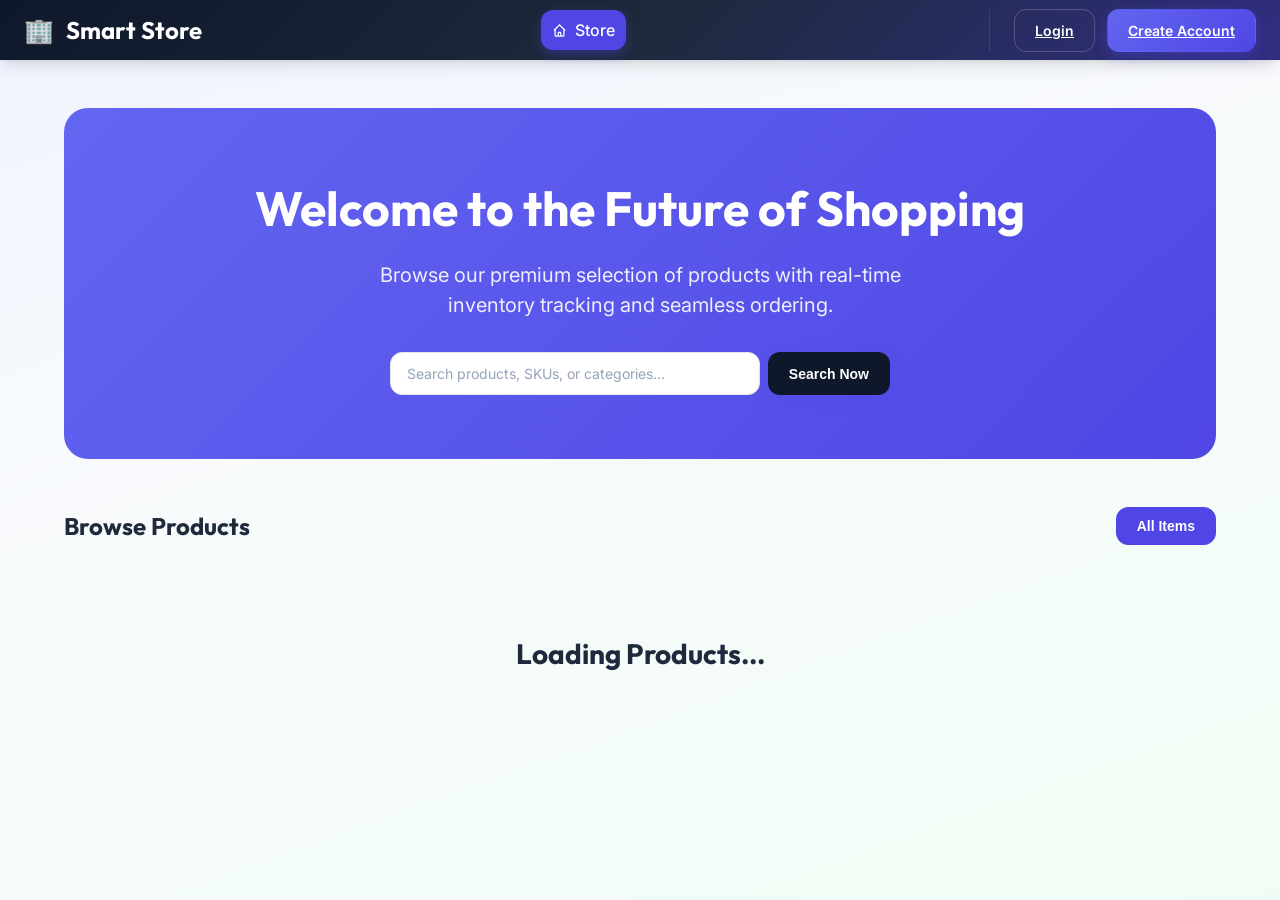
<file: frontend/index.html>
<!DOCTYPE html>
<html lang="en">
<head>
    <meta charset="UTF-8">
    <meta name="viewport" content="width=device-width, initial-scale=1.0">
    <title>Smart Store - Your Inventory Destination</title>
    <link rel="stylesheet" href="css/main.css">
    <link href="https://fonts.googleapis.com/css2?family=Inter:wght@400;500;600;700&family=Outfit:wght@600;700&display=swap" rel="stylesheet">
</head>
<body class="fade-in">
    <div class="app-wrapper">
        <nav class="navbar">
            <a href="index.html" class="nav-brand">
                <span>🏢</span> Smart Store
            </a>
            
            <div id="main-nav-links" class="nav-links">
                <!-- Navigation links will be injected by utils.js -->
            </div>

            <div class="nav-user-profile" id="nav-auth-section">
                <!-- Login/Register or Profile will be injected by utils.js -->
            </div>
        </nav>

        <main class="main-content">
            <!-- Hero Section -->
            <section class="hero" style="margin-bottom: 3rem; text-align: center; background: var(--grad-primary); color: white; padding: 4rem 2rem; border-radius: var(--radius-2xl);">
                <h1 style="font-size: 3rem; margin-bottom: 1rem;">Welcome to the Future of Shopping</h1>
                <p style="font-size: 1.25rem; opacity: 0.9; max-width: 600px; margin: 0 auto 2rem;">Browse our premium selection of products with real-time inventory tracking and seamless ordering.</p>
                <div style="max-width: 500px; margin: 0 auto; display: flex; gap: 0.5rem;">
                    <input type="text" id="landing-search" class="form-control" style="background: white;" placeholder="Search products, SKUs, or categories...">
                    <button class="btn btn-primary" style="background: var(--slate-900); white-space: nowrap;">Search Now</button>
                </div>
            </section>

            <!-- Featured Categories -->
            <div style="display: flex; justify-content: space-between; align-items: center; margin-bottom: 1.5rem;">
                <h2>Browse Products</h2>
                <div style="display: flex; gap: 0.5rem;" id="category-chips">
                    <button class="btn btn-secondary category-chip active" data-category="all" onclick="filterProducts('all', currentProducts)">All Items</button>
                </div>
            </div>

            <!-- Product Grid -->
            <div id="product-grid" style="display: grid; grid-template-columns: repeat(auto-fill, minmax(280px, 1fr)); gap: 2rem;">
                <!-- Products will be injected by JavaScript -->
                <div style="grid-column: 1/-1; text-align: center; padding: 4rem;">
                    <div class="stat-value">Loading Products...</div>
                </div>
            </div>
        </main>
    </div>

    <!-- Buy Modal (Consolidated from shop.html) -->
    <div id="buy-modal" class="modal">
        <div class="modal-content glass-card" style="max-width: 500px;">
            <div class="modal-header">
                <h2>Checkout Order</h2>
                <span class="close-modal" onclick="closeBuyModal()">&times;</span>
            </div>
            <div class="modal-body">
                <div id="checkout-product-info" style="margin-bottom: 1.5rem; display: flex; gap: 1rem; align-items: center;">
                    <div style="font-size: 2rem;" id="checkout-emoji">🛍️</div>
                    <div>
                        <h3 id="checkout-name">Product Name</h3>
                        <p id="checkout-price" style="color: var(--primary-600); font-weight: 700;">$0.00</p>
                    </div>
                </div>
                
                <form id="order-form">
                    <input type="hidden" id="order-product-id">
                    <div class="form-group">
                        <label class="form-label">Quantity</label>
                        <input type="number" id="order-quantity" class="form-control" value="1" min="1" required>
                        <p id="stock-hint" style="font-size: 0.75rem; color: var(--slate-500); margin-top: 0.25rem;">Checking availability...</p>
                    </div>
                    <div class="form-group">
                        <label class="form-label">Payment Method</label>
                        <select id="payment-method" class="form-control" required>
                            <option value="Cash on Delivery">Cash on Delivery</option>
                            <option value="UPI">UPI</option>
                            <option value="Credit/Debit Card">Credit/Debit Card</option>
                        </select>
                    </div>

                    <div class="form-group">
                        <label class="form-label">Shipping Address</label>
                        <textarea id="order-address" class="form-control" rows="2" placeholder="Enter your delivery address" required></textarea>
                    </div>
                    
                    <div style="background: var(--slate-50); padding: 1rem; border-radius: var(--radius-md); margin-top: 1rem;">
                        <div style="display: flex; justify-content: space-between; margin-bottom: 0.5rem;">
                            <span>Subtotal:</span>
                            <span id="order-subtotal">$0.00</span>
                        </div>
                        <div style="display: flex; justify-content: space-between; font-weight: 700; font-size: 1.1rem; border-top: 1px solid var(--slate-200); padding-top: 0.5rem; margin-top: 0.5rem;">
                            <span>Total Payable:</span>
                            <span id="order-total">$0.00</span>
                        </div>
                    </div>

                    <div id="upi-section" style="display: none; margin-top: 1rem; text-align: center; background: rgba(99, 102, 241, 0.05); padding: 1rem; border-radius: var(--radius-md); border: 1px dashed var(--primary-300);">
                        <p style="font-size: 0.9rem; margin-bottom: 0.5rem;">Scan QR or use UPI ID: <b>smartinv@upi</b></p>
                        <button type="button" id="pay-now-btn" class="btn btn-primary" style="background: var(--accent-emerald); border-color: var(--accent-emerald);">Pay Now</button>
                    </div>

                    <div style="margin-top: 1.5rem;">
                        <button type="submit" id="confirm-order-btn" class="btn btn-primary" style="width: 100%;">Confirm & Place Order</button>
                    </div>
                </form>
            </div>
        </div>
    </div>

    <script src="js/utils.js"></script>
    <script>
        let currentProducts = [];
        let upiPaid = false;

        document.addEventListener('DOMContentLoaded', async () => {
            protectPage(); // This will setupNavbar via utils
            await loadProducts();
            setupOrderListeners();
        });

        async function loadProducts() {
            try {
                const data = await apiCall('/products');
                currentProducts = data.products || [];
                renderProducts(currentProducts);
                
                // Extract categories for chips
                const categories = [...new Set(currentProducts.map(p => p.category))];
                const chipContainer = document.getElementById('category-chips');
                categories.forEach(cat => {
                    const btn = document.createElement('button');
                    btn.className = 'btn btn-secondary category-chip';
                    btn.textContent = cat;
                    btn.dataset.category = cat;
                    btn.onclick = (e) => filterProducts(cat, currentProducts, e);
                    chipContainer.appendChild(btn);
                });

                // Search logic
                document.getElementById('landing-search').oninput = (e) => {
                    const term = e.target.value.toLowerCase();
                    const filtered = currentProducts.filter(p => 
                        p.product_name.toLowerCase().includes(term) || 
                        p.sku.toLowerCase().includes(term) ||
                        p.category.toLowerCase().includes(term)
                    );
                    renderProducts(filtered);
                };
            } catch (error) {
                console.error('Failed to load products:', error);
            }
        }

        function renderProducts(products) {
            const grid = document.getElementById('product-grid');
            if (products.length === 0) {
                grid.innerHTML = '<div style="grid-column:1/-1; text-align:center; padding:4rem;">No products found matching your criteria.</div>';
                return;
            }
            
            grid.innerHTML = products.map(p => {
                const emoji = getEmojiByCategory(p.category);
                const imageSection = p.image_url
                    ? `<img src="${p.image_url}" alt="${p.product_name}" style="width:100%;height:200px;object-fit:cover;" onerror="this.style.display='none';this.nextElementSibling.style.display='flex';">
                       <div style="display:none;height:200px;background:var(--slate-100);align-items:center;justify-content:center;font-size:3rem;position:relative;">
                           ${emoji}
                           <span class="badge ${p.quantity_in_stock > 0 ? 'badge-success' : 'badge-danger'}" style="position:absolute;top:1rem;right:1rem;">${p.quantity_in_stock > 0 ? 'In Stock' : 'Out of Stock'}</span>
                       </div>`
                    : `<div style="height:200px;background:var(--slate-100);display:flex;align-items:center;justify-content:center;font-size:3rem;position:relative;">
                           ${emoji}
                           <span class="badge ${p.quantity_in_stock > 0 ? 'badge-success' : 'badge-danger'}" style="position:absolute;top:1rem;right:1rem;">${p.quantity_in_stock > 0 ? 'In Stock' : 'Out of Stock'}</span>
                       </div>`;
                return `
                <div class="card product-card" style="padding: 0; display: flex; flex-direction: column; height: 100%; transition: transform 0.3s ease;">
                    <div style="position:relative;">
                        ${imageSection}
                    </div>
                    <div style="padding: 1.5rem; flex-grow: 1; display: flex; flex-direction: column;">
                        <div style="display: flex; justify-content: space-between; align-items: flex-start; margin-bottom: 0.5rem;">
                            <h3 style="margin: 0; color: var(--slate-900);">${p.product_name}</h3>
                            <span style="font-weight: 700; font-size: 1.25rem; color: var(--primary-600);">${formatCurrency(parseFloat(p.unit_price))}</span>
                        </div>
                        <p style="color: var(--slate-500); font-size: 0.875rem; margin-bottom: 1.5rem;">${p.category} • SKU: ${p.sku}</p>
                        <div style="margin-top: auto;">
                            <button class="btn btn-primary" style="width: 100%;" onclick="openBuyModal(${p.product_id})" ${p.quantity_in_stock <= 0 ? 'disabled' : ''}>
                                ${p.quantity_in_stock > 0 ? (isLoggedIn() ? '🛒 Order Now' : '🔑 Login to Order') : 'Out of Stock'}
                            </button>
                        </div>
                    </div>
                </div>
            `}).join('');
        }

        function getEmojiByCategory(cat) {
            const map = { 'Electronics': '💻', 'Furniture': '🛋️', 'Clothing': '👕', 'Food': '🍏', 'Groceries': '🛒', 'Hardware': '🔨', 'Office': '📎' };
            return map[cat] || '📦';
        }

        function filterProducts(category, all, event) {
            document.querySelectorAll('.category-chip').forEach(c => c.classList.remove('active'));
            if(event) event.target.classList.add('active');
            else document.querySelector('[data-category="all"]').classList.add('active');
            
            if (category === 'all') {
                renderProducts(all);
            } else {
                renderProducts(all.filter(p => p.category === category));
            }
        }

        // Modal Logic
        function openBuyModal(productId) {
            if (!isLoggedIn()) {
                window.location.href = 'login.html';
                return;
            }

            const p = currentProducts.find(item => item.product_id === productId);
            if (!p) return;

            document.getElementById('order-product-id').value = p.product_id;
            document.getElementById('checkout-name').textContent = p.product_name;
            document.getElementById('checkout-price').textContent = formatCurrency(parseFloat(p.unit_price));
            document.getElementById('checkout-emoji').textContent = getEmojiByCategory(p.category);
            document.getElementById('stock-hint').textContent = `Available stock: ${p.quantity_in_stock}`;
            
            const qtyInput = document.getElementById('order-quantity');
            qtyInput.value = 1;
            qtyInput.max = p.quantity_in_stock;
            
            updateTotals(p.unit_price, 1);
            
            document.getElementById('buy-modal').style.display = 'block';
        }

        function closeBuyModal() {
            document.getElementById('buy-modal').style.display = 'none';
            resetOrderForm();
        }

        function updateTotals(price, qty) {
            const total = price * qty;
            document.getElementById('order-subtotal').textContent = formatCurrency(total);
            document.getElementById('order-total').textContent = formatCurrency(total);
        }

        function setupOrderListeners() {
            const qtyInput = document.getElementById('order-quantity');
            qtyInput.addEventListener('input', (e) => {
                const id = document.getElementById('order-product-id').value;
                const p = currentProducts.find(item => item.product_id == id);
                if (p) updateTotals(p.unit_price, e.target.value);
            });

            const paymentMethod = document.getElementById('payment-method');
            const upiSection = document.getElementById('upi-section');
            const confirmBtn = document.getElementById('confirm-order-btn');
            const payNowBtn = document.getElementById('pay-now-btn');

            paymentMethod.addEventListener('change', (e) => {
                if (e.target.value === 'UPI') {
                    upiSection.style.display = 'block';
                    confirmBtn.disabled = true;
                    confirmBtn.textContent = 'Wait for UPI Payment...';
                } else {
                    upiSection.style.display = 'none';
                    confirmBtn.disabled = false;
                    confirmBtn.textContent = 'Confirm & Place Order';
                    upiPaid = false;
                }
            });

            payNowBtn.onclick = () => {
                payNowBtn.disabled = true;
                payNowBtn.textContent = 'Processing...';
                setTimeout(() => {
                    upiPaid = true;
                    payNowBtn.style.display = 'none';
                    upiSection.innerHTML = '<div style="color: var(--accent-emerald); font-weight: 700;">✅ UPI Payment Success!</div>';
                    confirmBtn.disabled = false;
                    confirmBtn.textContent = 'Complete Order';
                }, 1500);
            };

            document.getElementById('order-form').addEventListener('submit', async (e) => {
                e.preventDefault();
                const method = document.getElementById('payment-method').value;
                if (method === 'UPI' && !upiPaid) {
                    alert('Please complete UPI payment first');
                    return;
                }

                const payload = {
                    product_id: parseInt(document.getElementById('order-product-id').value),
                    quantity: parseInt(document.getElementById('order-quantity').value),
                    shipping_address: document.getElementById('order-address').value,
                    payment_method: method
                };

                try {
                    await apiCall('/orders', 'POST', payload);
                    alert('Order placed successfully!');
                    closeBuyModal();
                    loadProducts(); 
                } catch (error) {
                    alert(error.message);
                }
            });
        }

        function resetOrderForm() {
            upiPaid = false;
            document.getElementById('upi-section').style.display = 'none';
            document.getElementById('confirm-order-btn').disabled = false;
            document.getElementById('confirm-order-btn').textContent = 'Confirm & Place Order';
            document.getElementById('upi-section').innerHTML = `
                <p style="font-size: 0.9rem; margin-bottom: 0.5rem;">Scan QR or use UPI ID: <b>smartinv@upi</b></p>
                <button type="button" id="pay-now-btn" class="btn btn-primary" style="background: var(--accent-emerald); border-color: var(--accent-emerald);">Pay Now</button>
            `;
            // Re-attach payNowBtn click after innerHTML replacement
            document.getElementById('pay-now-btn').onclick = () => {
                document.getElementById('pay-now-btn').disabled = true;
                document.getElementById('pay-now-btn').textContent = 'Processing...';
                setTimeout(() => {
                    upiPaid = true;
                    document.getElementById('pay-now-btn').style.display = 'none';
                    document.getElementById('upi-section').innerHTML = '<div style="color: var(--accent-emerald); font-weight: 700;">✅ UPI Payment Success!</div>';
                    document.getElementById('confirm-order-btn').disabled = false;
                    document.getElementById('confirm-order-btn').textContent = 'Complete Order';
                }, 1500);
            };
            document.getElementById('order-form').reset();
        }

        window.onclick = (e) => { 
            if (e.target == document.getElementById('buy-modal')) closeBuyModal();
        };
    </script>
    <style>
        .product-card:hover { transform: translateY(-8px); box-shadow: var(--shadow-xl); }
        .category-chip.active { background: var(--primary-600); color: white; border-color: var(--primary-600); }
    </style>
</body>
</html>
</file>
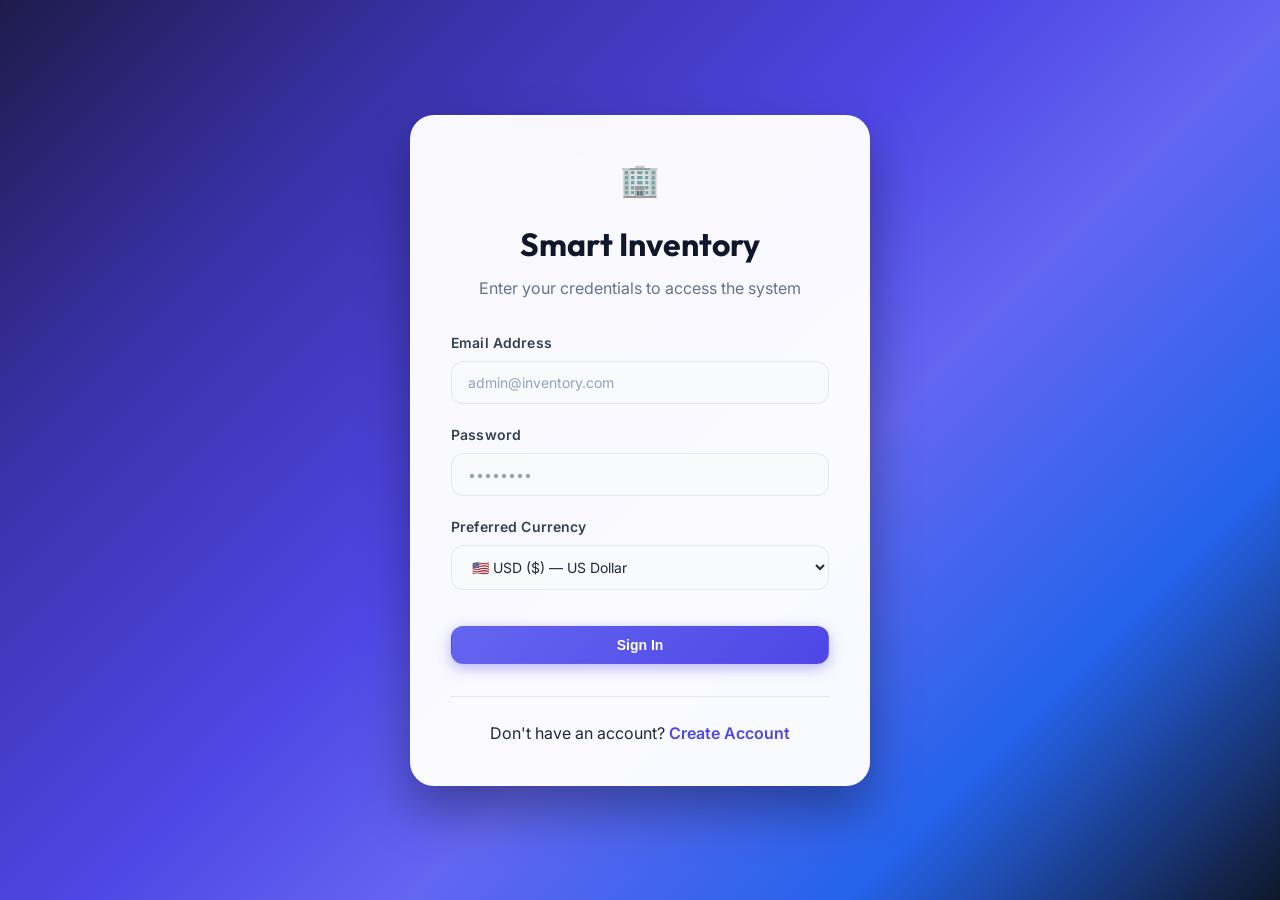
<file: frontend/admin-orders.html>
<!DOCTYPE html>
<html lang="en">
<head>
    <meta charset="UTF-8">
    <meta name="viewport" content="width=device-width, initial-scale=1.0">
    <title>Manage Orders - Admin - Smart Inventory Management</title>
    <link rel="stylesheet" href="css/main.css">
    <style>
        .status-select {
            padding: 0.4rem;
            border-radius: var(--radius-md);
            border: 1px solid var(--slate-200);
            font-size: 0.85rem;
            outline: none;
        }
        .status-select:focus {
            border-color: var(--primary-500);
        }
    </style>
</head>
<body class="fade-in">
    <div class="app-wrapper">
        <nav class="navbar">
            <a href="index.html" class="nav-brand">
                <span>🏢</span> Smart Store
            </a>
            <div id="main-nav-links" class="nav-links"></div>
            <div class="nav-user-profile" id="nav-auth-section"></div>
        </nav>

        <!-- Main Content -->
        <main class="main-content">
            <header class="page-header">
                <div class="page-title">
                    <h1>Order fulfillment</h1>
                    <p>Track customer orders and manage delivery status</p>
                </div>
            </header>

            <div class="card">
                <div style="display: flex; justify-content: space-between; align-items: center; margin-bottom: 2rem;">
                    <h3>All Customer Orders</h3>
                    <div style="display: flex; gap: 0.75rem; align-items: center;">
                        <input type="text" id="order-search" class="form-control" placeholder="Search customer or product..." style="width: 280px;">
                        <button class="btn btn-success" onclick="exportCSV()">⬇️ Export CSV</button>
                    </div>
                </div>

                <div class="table-container">
                    <table class="data-table">
                        <thead>
                            <tr>
                                <th>Order ID</th>
                                <th>Customer</th>
                                <th>Product</th>
                                <th>Qty</th>
                                <th>Total</th>
                                <th>Payment</th>
                                <th>Current Status</th>
                                <th>Change Status</th>
                                <th>Date</th>
                            </tr>
                        </thead>
                        <tbody id="admin-orders-list">
                            <tr>
                                <td colspan="8" style="text-align: center; padding: 2rem; color: var(--slate-500);">Loading system orders...</td>
                            </tr>
                        </tbody>
                    </table>
                </div>
            </div>
        </main>
    </div>

    <script src="js/utils.js"></script>
    <script src="js/admin-orders.js"></script>
</body>
</html>
</file>
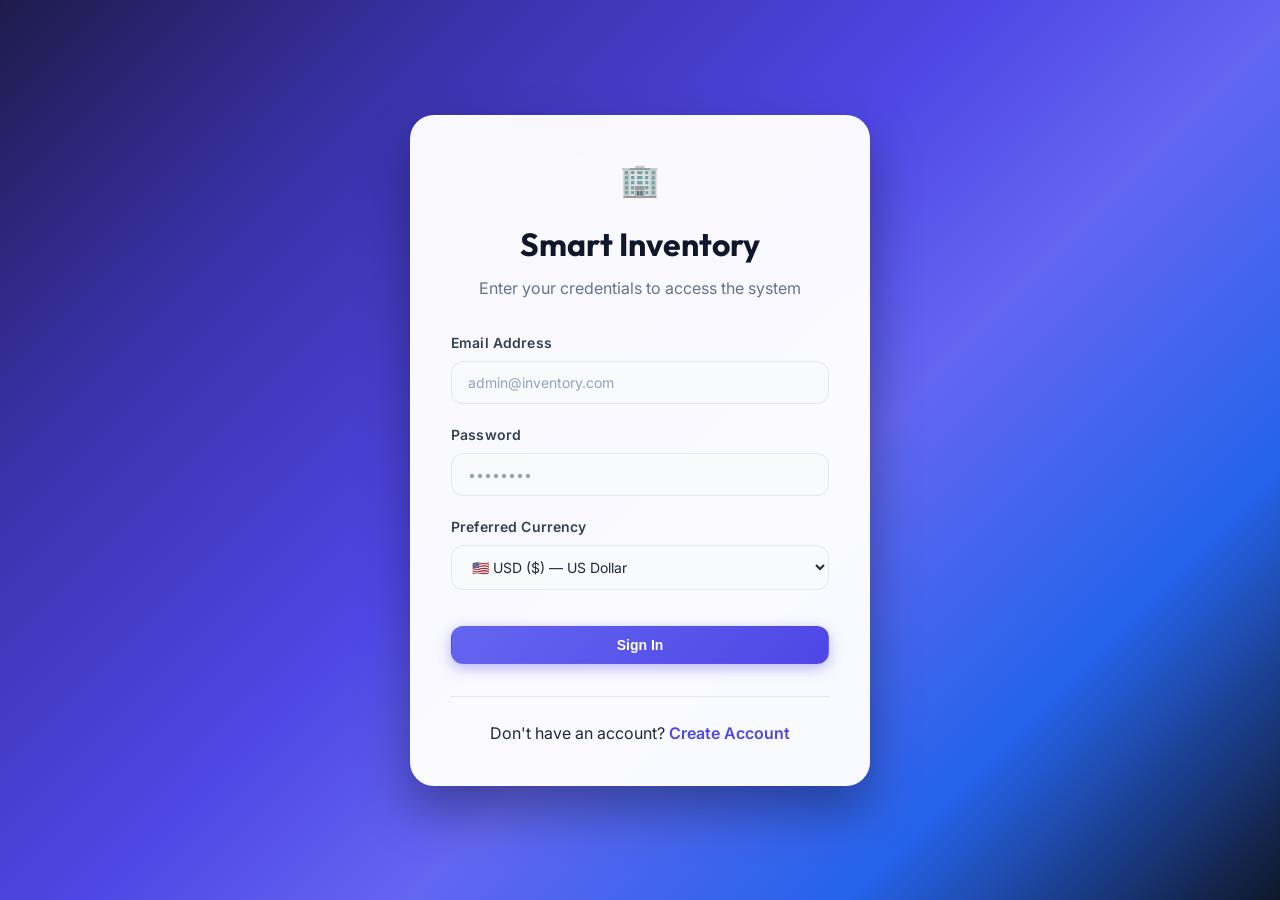
<file: frontend/admin.html>
<!DOCTYPE html>
<html lang="en">
<head>
    <meta charset="UTF-8">
    <meta name="viewport" content="width=device-width, initial-scale=1.0">
    <title>Admin Panel - Smart Inventory Management</title>
    <link rel="stylesheet" href="css/main.css">
</head>
<body class="fade-in">
    <div class="app-wrapper">
        <nav class="navbar">
            <a href="index.html" class="nav-brand">
                <span>🏢</span> Smart Store
            </a>
            <div id="main-nav-links" class="nav-links"></div>
            <div class="nav-user-profile" id="nav-auth-section"></div>
        </nav>

        <!-- Main Content -->
        <main class="main-content">
            <header class="page-header">
                <div class="page-title">
                    <h1>User Management</h1>
                    <p>Manage system users and their roles</p>
                </div>
            </header>

            <div class="card" style="padding: 0; overflow: hidden;">
                <div class="table-container">
                    <table id="users-table">
                        <thead>
                            <tr>
                                <th>Name</th>
                                <th>Username</th>
                                <th>Email</th>
                                <th>Role</th>
                                <th>Status</th>
                                <th>Joined Date</th>
                                <th>Actions</th>
                            </tr>
                        </thead>
                        <tbody id="users-tbody">
                            <!-- Populated by JS -->
                        </tbody>
                    </table>
                </div>
            </div>
        </main>
    </div>

    <!-- User Role Modal -->
    <div id="role-modal" class="modal">
        <div class="modal-content" style="max-width: 400px;">
            <div class="modal-header">
                <h3>Change User Role</h3>
                <span class="close">&times;</span>
            </div>
            <div class="modal-body">
                <form id="role-form">
                    <input type="hidden" id="modal-user-id">
                    <div class="form-group">
                        <label class="form-label" id="modal-user-name-display"></label>
                        <select id="new-role" class="form-control">
                            <option value="admin">Administrator</option>
                            <option value="client">Employee / Client</option>
                        </select>
                    </div>
                </form>
            </div>
            <div class="modal-footer">
                <button class="btn btn-secondary close">Cancel</button>
                <button id="save-role-btn" class="btn btn-primary">Save Changes</button>
            </div>
        </div>
    </div>

    <script src="js/utils.js"></script>
    <script>
        protectPage();
        
        document.addEventListener('DOMContentLoaded', () => {
            const user = getCurrentUser();
            if (user && user.role !== 'admin') {
                window.location.href = 'dashboard.html';
                return;
            }
            loadUsers();
            
            // Modal logic
            document.querySelectorAll('.close').forEach(btn => {
                btn.onclick = () => document.getElementById('role-modal').style.display = 'none';
            });
            
            document.getElementById('save-role-btn').onclick = updateRole;
        });

        async function loadUsers() {
            const tbody = document.getElementById('users-tbody');
            tbody.innerHTML = '<tr><td colspan="7" style="text-align:center; padding:2rem;">Loading users...</td></tr>';
            
            try {
                const data = await apiCall('/auth/users', 'GET');
                if (data.users.length === 0) {
                    tbody.innerHTML = '<tr><td colspan="7" style="text-align:center; padding:2rem;">No users found.</td></tr>';
                    return;
                }
                
                tbody.innerHTML = data.users.map(u => `
                    <tr>
                        <td><strong>${u.first_name} ${u.last_name}</strong></td>
                        <td>${u.username}</td>
                        <td>${u.email}</td>
                        <td><span class="badge ${u.role === 'admin' ? 'badge-blue' : 'badge-warning'}">${u.role.toUpperCase()}</span></td>
                        <td><span class="badge ${u.is_active ? 'badge-success' : 'badge-danger'}">${u.is_active ? 'Active' : 'Inactive'}</span></td>
                        <td>${new Date(u.created_at).toLocaleDateString()}</td>
                        <td>
                            <button class="btn btn-secondary" style="padding: 0.25rem 0.5rem; font-size: 0.75rem;" 
                                onclick="openRoleModal(${u.user_id}, '${u.first_name} ${u.last_name}', '${u.role}')">Role</button>
                            <button class="btn btn-danger" style="padding: 0.25rem 0.5rem; font-size: 0.75rem;" 
                                onclick="deleteUser(${u.user_id}, '${u.first_name} ${u.last_name}')">Delete</button>
                        </td>
                    </tr>
                `).join('');
            } catch (error) {
                showError('Failed to load users');
                tbody.innerHTML = '<tr><td colspan="7" style="text-align:center; padding:2rem; color:red;">Error loading users.</td></tr>';
            }
        }

        function openRoleModal(userId, name, currentRole) {
            document.getElementById('modal-user-id').value = userId;
            document.getElementById('modal-user-name-display').textContent = `User: ${name}`;
            document.getElementById('new-role').value = currentRole;
            document.getElementById('role-modal').style.display = 'block';
        }

        async function updateRole() {
            const userId = document.getElementById('modal-user-id').value;
            const newRole = document.getElementById('new-role').value;
            
            try {
                await apiCall('/auth/change-role', 'PUT', {
                    user_id: parseInt(userId),
                    new_role: newRole
                });
                showSuccess('User role updated successfully');
                document.getElementById('role-modal').style.display = 'none';
                loadUsers();
            } catch (error) {
                showError(error.message);
            }
        }

        async function deleteUser(userId, name) {
            const currentUser = getCurrentUser();
            if (currentUser && currentUser.user_id === userId) {
                showError("You cannot delete your own admin account!");
                return;
            }

            if (!confirm(`Are you sure you want to delete user "${name}"? This action cannot be undone.`)) return;
            
            try {
                await apiCall(`/auth/users/${userId}`, 'DELETE');
                showSuccess(`User ${name} deleted successfully`);
                loadUsers();
            } catch (error) {
                showError(error.message);
            }
        }
    </script>
</body>
</html>
</file>
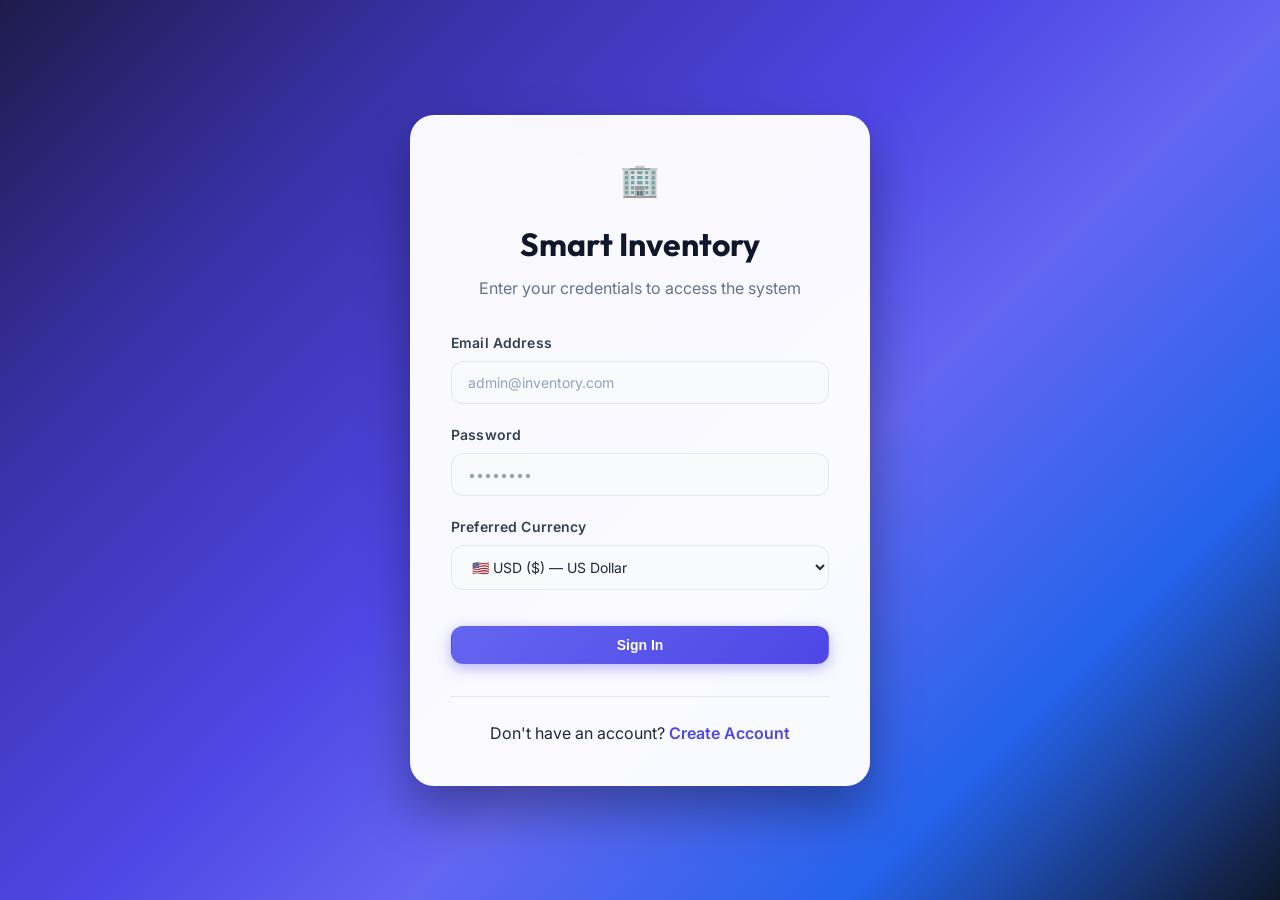
<file: frontend/alerts.html>
<!DOCTYPE html>
<html lang="en">
<head>
    <meta charset="UTF-8">
    <meta name="viewport" content="width=device-width, initial-scale=1.0">
    <title>Alerts - Smart Inventory Management</title>
    <link rel="stylesheet" href="css/main.css">
</head>
<body>
    <div class="app-wrapper">
        <nav class="navbar">
            <div class="nav-brand">
                <span class="brand-icon">📦</span>
                <span>SmartInventory</span>
            </div>
            <div class="nav-links" id="main-nav-links"></div>
            <div class="nav-auth" id="nav-auth-section"></div>
        </nav>

        <main class="main-content">
            <div class="page-header">
                <h1>🔔 Alerts &amp; Notifications</h1>
            </div>

            <!-- Admin View -->
            <div id="admin-view" style="display:none;">
                <div class="card" style="margin-bottom:1.5rem;">
                    <div class="card-header">
                        <h3>Create Broadcast Alert</h3>
                    </div>
                    <div class="card-body">
                        <form id="create-alert-form" style="max-width:600px;">
                            <div class="form-group" style="margin-bottom:1rem;">
                                <label style="display:block;margin-bottom:.4rem;font-weight:600;">Alert Message</label>
                                <textarea id="alert-message-input" class="form-input" rows="3"
                                    placeholder="Enter broadcast message for all users..." required
                                    style="width:100%;resize:vertical;"></textarea>
                            </div>
                            <div class="form-group" style="margin-bottom:1.2rem;">
                                <label style="display:block;margin-bottom:.4rem;font-weight:600;">Alert Type</label>
                                <select id="alert-type-input" class="form-input" style="width:100%;max-width:300px;">
                                    <option value="broadcast">Broadcast</option>
                                    <option value="low_stock">Low Stock</option>
                                    <option value="maintenance">Maintenance</option>
                                    <option value="info">Info</option>
                                </select>
                            </div>
                            <button type="submit" class="btn btn-primary">Send Alert</button>
                        </form>
                    </div>
                </div>

                <div class="card" style="margin-bottom:1.5rem;">
                    <div class="card-header">
                        <h3>Active Alerts</h3>
                    </div>
                    <div class="card-body">
                        <div class="table-container">
                            <table class="data-table">
                                <thead>
                                    <tr>
                                        <th>Product</th>
                                        <th>Type</th>
                                        <th>Message</th>
                                        <th>Created</th>
                                        <th>Action</th>
                                    </tr>
                                </thead>
                                <tbody id="active-alerts-table">
                                    <tr><td colspan="5" class="no-data">Loading...</td></tr>
                                </tbody>
                            </table>
                        </div>
                    </div>
                </div>

                <div class="card">
                    <div class="card-header">
                        <h3>Alert History</h3>
                    </div>
                    <div class="card-body">
                        <div class="table-container">
                            <table class="data-table">
                                <thead>
                                    <tr>
                                        <th>Product</th>
                                        <th>Type</th>
                                        <th>Message</th>
                                        <th>Created</th>
                                        <th>Acknowledged By</th>
                                        <th>Acknowledged At</th>
                                    </tr>
                                </thead>
                                <tbody id="alert-history-table">
                                    <tr><td colspan="6" class="no-data">Loading...</td></tr>
                                </tbody>
                            </table>
                        </div>
                    </div>
                </div>
            </div>

            <!-- User View -->
            <div id="user-view" style="display:none;">
                <div class="card">
                    <div class="card-header">
                        <h3>Your Notifications</h3>
                    </div>
                    <div class="card-body">
                        <div id="user-notifications-list">
                            <p class="no-data">Loading...</p>
                        </div>
                    </div>
                </div>
            </div>
        </main>
    </div>

    <script src="js/utils.js"></script>
    <script src="js/alerts.js"></script>
</body>
</html>
</file>
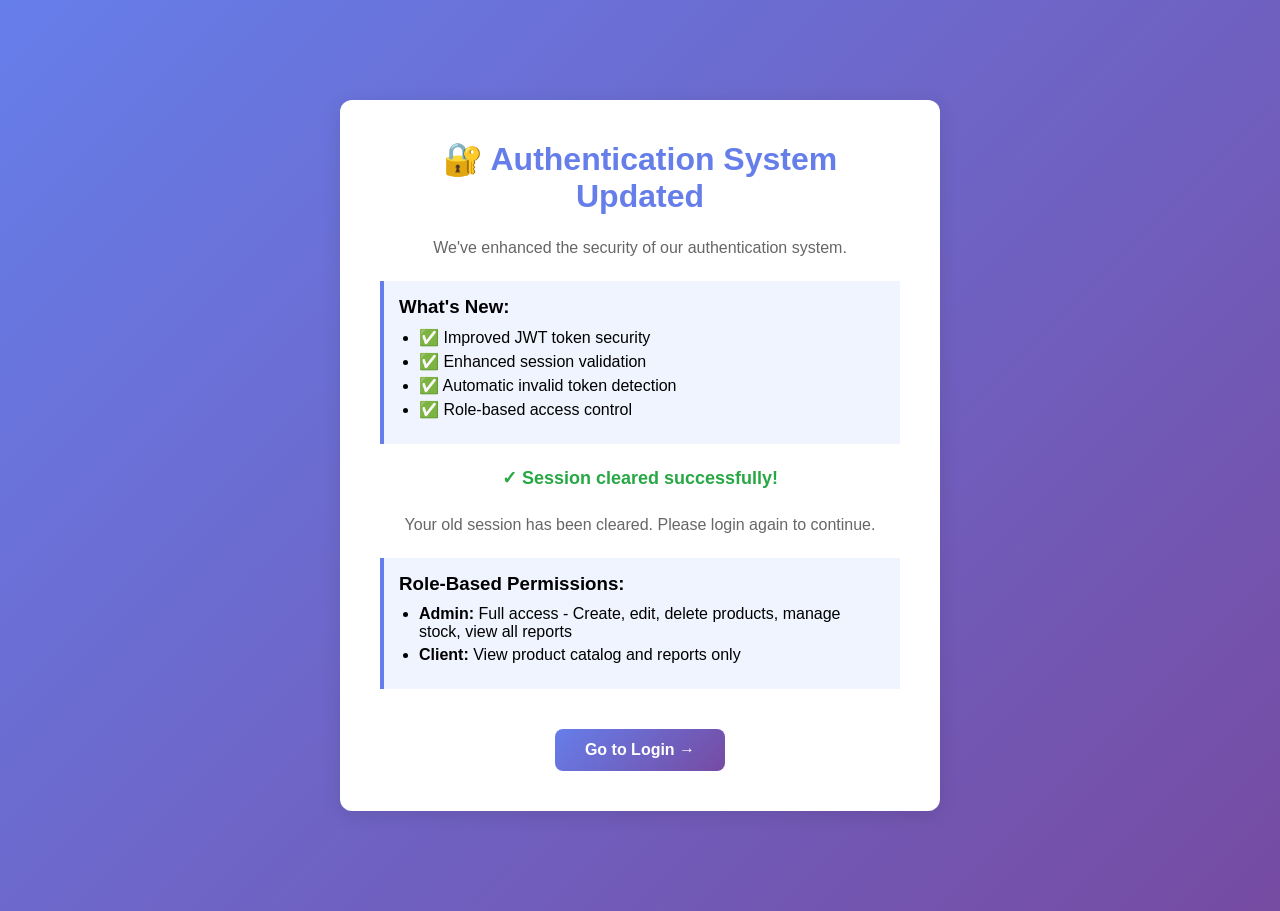
<file: frontend/clear-session.html>
<!DOCTYPE html>
<html lang="en">
<head>
    <meta charset="UTF-8">
    <meta name="viewport" content="width=device-width, initial-scale=1.0">
    <title>Session Reset - Smart Inventory Management</title>
    <link rel="stylesheet" href="css/style.css">
    <style>
        .reset-container {
            max-width: 600px;
            margin: 100px auto;
            padding: 40px;
            background: white;
            border-radius: 12px;
            box-shadow: 0 4px 20px rgba(0, 0, 0, 0.1);
            text-align: center;
        }
        .reset-container h1 {
            color: #667eea;
            margin-bottom: 20px;
        }
        .reset-container p {
            margin: 15px 0;
            line-height: 1.6;
            color: #666;
        }
        .reset-container .success {
            color: #28a745;
            font-weight: bold;
            font-size: 18px;
            margin: 20px 0;
        }
        .reset-container .btn {
            display: inline-block;
            margin-top: 20px;
            padding: 12px 30px;
            background: linear-gradient(135deg, #667eea 0%, #764ba2 100%);
            color: white;
            text-decoration: none;
            border-radius: 8px;
            font-weight: 600;
            transition: transform 0.2s ease;
        }
        .reset-container .btn:hover {
            transform: translateY(-2px);
        }
        .info-box {
            background: #f0f4ff;
            border-left: 4px solid #667eea;
            padding: 15px;
            margin: 20px 0;
            text-align: left;
        }
        .info-box ul {
            margin: 10px 0;
            padding-left: 20px;
        }
        .info-box li {
            margin: 5px 0;
        }
    </style>
</head>
<body>
    <div class="reset-container">
        <h1>🔐 Authentication System Updated</h1>
        <p>We've enhanced the security of our authentication system.</p>
        
        <div class="info-box">
            <h3>What's New:</h3>
            <ul>
                <li>✅ Improved JWT token security</li>
                <li>✅ Enhanced session validation</li>
                <li>✅ Automatic invalid token detection</li>
                <li>✅ Role-based access control</li>
            </ul>
        </div>

        <div id="status-message"></div>

        <p>Your old session has been cleared. Please login again to continue.</p>
        
        <div class="info-box">
            <h3>Role-Based Permissions:</h3>
            <ul>
                <li><strong>Admin:</strong> Full access - Create, edit, delete products, manage stock, view all reports</li>
                <li><strong>Client:</strong> View product catalog and reports only</li>
            </ul>
        </div>

        <a href="login.html" class="btn">Go to Login →</a>
    </div>

    <script>
        // Clear all stored tokens and user data
        localStorage.removeItem('access_token');
        localStorage.removeItem('user');
        sessionStorage.clear();
        
        // Show success message
        document.getElementById('status-message').innerHTML = 
            '<p class="success">✓ Session cleared successfully!</p>';
    </script>
</body>
</html>
</file>
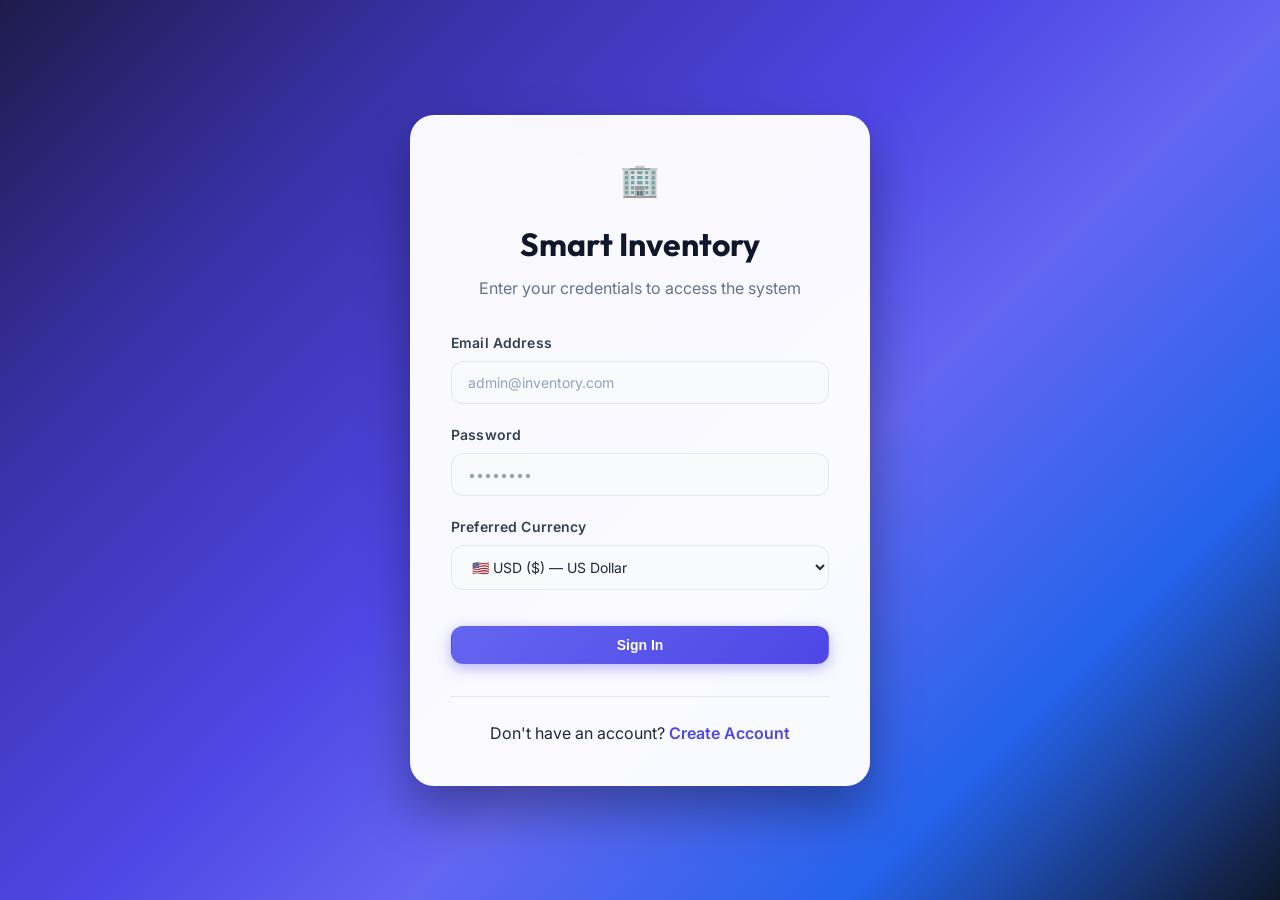
<file: frontend/dashboard.html>
<!DOCTYPE html>
<html lang="en">
<head>
    <meta charset="UTF-8">
    <meta name="viewport" content="width=device-width, initial-scale=1.0">
    <title>Dashboard - Smart Inventory Management</title>
    <link rel="stylesheet" href="css/main.css">
</head>
<body class="fade-in">
    <div class="app-wrapper">
        <nav class="navbar">
            <a href="index.html" class="nav-brand">
                <span>🏢</span> Smart Store
            </a>
            <div id="main-nav-links" class="nav-links"></div>
            <div class="nav-user-profile" id="nav-auth-section"></div>
        </nav>

        <main class="main-content">

            <!-- Broadcast Banner -->
            <div id="broadcast-banner" class="card" style="display:none; background: linear-gradient(135deg,#4f46e5,#6366f1); color:white; margin-bottom:1.5rem; padding:1rem 1.5rem; align-items:center; gap:1rem; border:none;">
                <span style="font-size:1.25rem;">📢</span>
                <span id="banner-message" style="font-weight:500;"></span>
            </div>

            <!-- Page Header -->
            <header class="page-header">
                <div class="page-title">
                    <h1 id="dashboard-title">Dashboard</h1>
                    <p>Welcome back, <strong id="welcome-name"></strong>!</p>
                </div>
                <div style="font-size:0.75rem; color:var(--slate-400);">
                    Last sync: <span id="last-sync-time">—</span>
                </div>
            </header>

            <!-- Stats Grid -->
            <div class="stats-grid">
                <div class="card stat-card">
                    <div class="stat-icon" style="background:#eef2ff;">📦</div>
                    <div class="stat-value" id="total-products">—</div>
                    <div class="stat-label">Total Products</div>
                </div>
                <div class="card stat-card">
                    <div class="stat-icon" style="background:#fef3c7;">⚠️</div>
                    <div class="stat-value" id="low-stock-count">—</div>
                    <div class="stat-label">Low Stock Items</div>
                </div>
                <div class="card stat-card">
                    <div class="stat-icon" style="background:#d1fae5;">📝</div>
                    <div class="stat-value" id="total-transactions">—</div>
                    <div class="stat-label">Transactions Today</div>
                </div>
                <div id="active-users-card" class="card stat-card" style="display:none;">
                    <div class="stat-icon" style="background:#dbeafe;">👥</div>
                    <div class="stat-value" id="active-users">—</div>
                    <div class="stat-label">Active Users</div>
                </div>
            </div>

            <!-- Two-column layout -->
            <div style="display:grid; grid-template-columns:1fr 1fr; gap:1.5rem; margin-bottom:1.5rem;">

                <!-- Quick Actions -->
                <div class="card">
                    <h3 style="margin-bottom:1rem; font-size:1rem; color:var(--slate-700);">⚡ Quick Actions</h3>
                    <div id="quick-actions-grid" style="display:grid; grid-template-columns:1fr 1fr; gap:0.75rem;">
                        <!-- Populated by JS -->
                    </div>
                </div>

                <!-- Recent Movements -->
                <div class="card">
                    <h3 style="margin-bottom:1rem; font-size:1rem; color:var(--slate-700);">🔄 Recent Activity</h3>
                    <div id="recent-movements-list">
                        <div style="text-align:center; color:var(--slate-400); padding:1rem;">Loading...</div>
                    </div>
                </div>
            </div>

            <!-- Top Products (Admin only, hidden initially) -->
            <div id="top-products-card" class="card" style="display:none; margin-bottom:1.5rem;">
                <h3 style="margin-bottom:1rem; font-size:1rem; color:var(--slate-700);">🏆 Top Stocked Products</h3>
                <div id="top-products-list"></div>
            </div>

            <!-- System Status (Admin only) -->
            <div id="system-status-card" class="card" style="display:none;">
                <h3 style="margin-bottom:1rem; font-size:1rem; color:var(--slate-700);">🖥️ System Status</h3>
                <div style="display:flex; gap:2rem; flex-wrap:wrap;">
                    <div><span style="color:var(--accent-emerald); font-weight:600;">● API</span> <span style="color:var(--slate-500); font-size:0.85rem;">Online</span></div>
                    <div><span style="color:var(--accent-emerald); font-weight:600;">● Database</span> <span style="color:var(--slate-500); font-size:0.85rem;">Connected</span></div>
                    <div><span style="color:var(--accent-emerald); font-weight:600;">● Alerts</span> <span style="color:var(--slate-500); font-size:0.85rem;">Active</span></div>
                </div>
            </div>

        </main>
    </div>

    <script src="js/utils.js"></script>
    <script src="js/dashboard.js"></script>
</body>
</html>
</file>
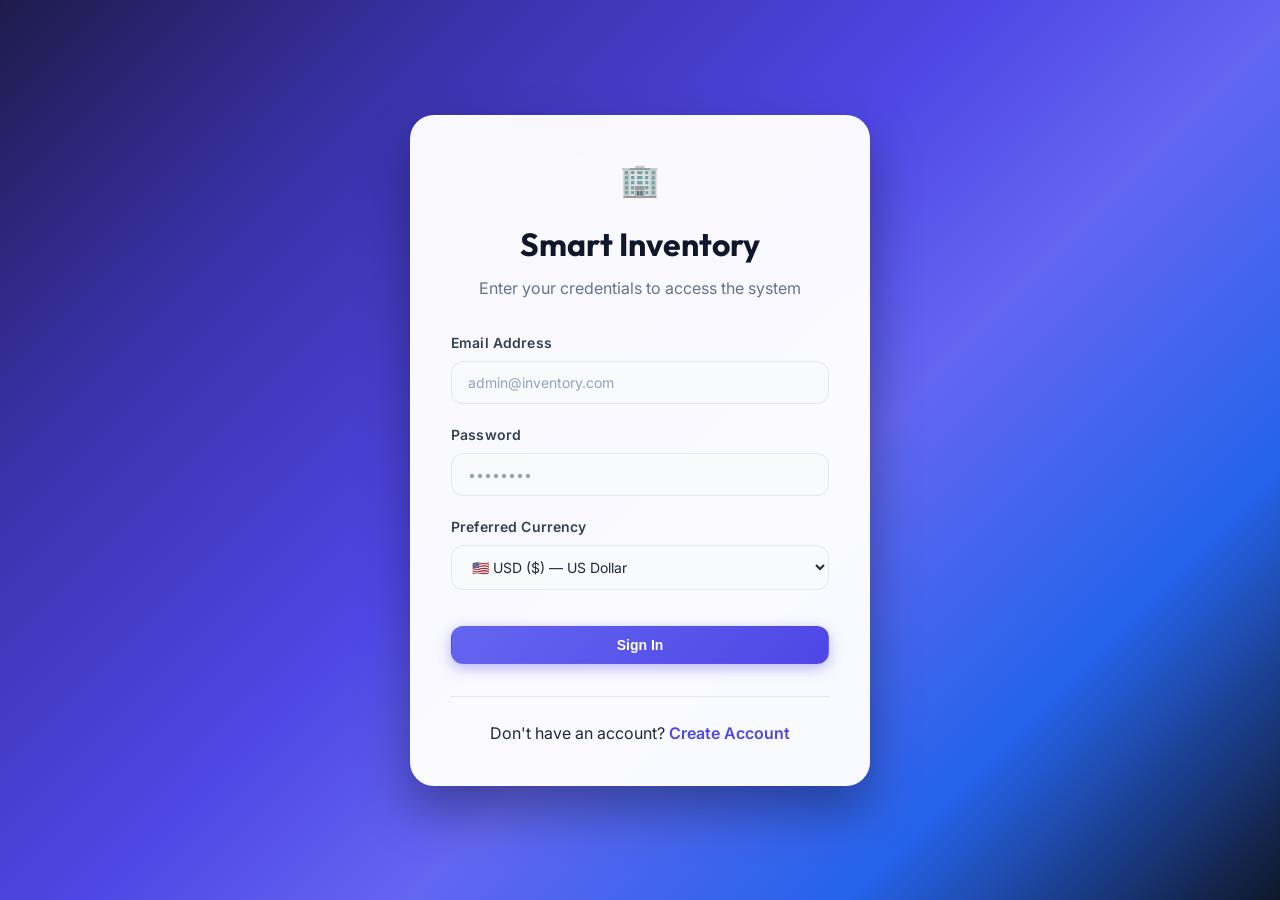
<file: frontend/inventory.html>
<!DOCTYPE html>
<html lang="en">
<head>
    <meta charset="UTF-8">
    <meta name="viewport" content="width=device-width, initial-scale=1.0">
    <title>Products - Smart Inventory Management</title>
    <link rel="stylesheet" href="css/main.css">
</head>
<body class="fade-in">
    <div class="app-wrapper">
        <nav class="navbar">
            <a href="index.html" class="nav-brand">
                <span>🏢</span> Smart Store
            </a>
            <div id="main-nav-links" class="nav-links"></div>
            <div class="nav-user-profile" id="nav-auth-section"></div>
        </nav>

        <!-- Main Content -->
        <main class="main-content">
            <header class="page-header">
                <div class="page-title">
                    <h1>Inventory Management</h1>
                    <p>Track and manage your products and stock levels</p>
                </div>
                <div class="header-actions">
                    <button id="add-product-btn" class="btn btn-primary">
                        <span>➕</span> Add New Product
                    </button>
                </div>
            </header>

            <!-- Filters -->
            <div class="card" style="margin-bottom: 2rem;">
                <div class="filters-grid" style="display: grid; grid-template-columns: repeat(auto-fit, minmax(200px, 1fr)); gap: 1rem; align-items: end;">
                    <div class="form-group" style="margin-bottom: 0;">
                        <label class="form-label">Search</label>
                        <input type="text" id="search-input" placeholder="Search SKU or Name..." class="form-control">
                    </div>
                    <div class="form-group" style="margin-bottom: 0;">
                        <label class="form-label">Category</label>
                        <select id="category-filter" class="form-control">
                            <option value="">All Categories</option>
                        </select>
                    </div>
                    <div class="form-group" style="margin-bottom: 0;">
                        <label class="form-label">Supplier</label>
                        <select id="supplier-filter" class="form-control">
                            <option value="">All Suppliers</option>
                        </select>
                    </div>
                    <div class="form-group" style="margin-bottom: 0; display: flex; align-items: center; gap: 0.5rem; padding-bottom: 0.75rem;">
                        <input type="checkbox" id="low-stock-filter">
                        <label for="low-stock-filter" style="font-size: 0.875rem; font-weight: 500;">Low Stock Only</label>
                    </div>
                    <div>
                        <button id="clear-filters-btn" class="btn btn-secondary" style="width: 100%;">Clear Filters</button>
                    </div>
                </div>
            </div>

            <!-- Products Table -->
            <div class="card" style="padding: 0; overflow: hidden;">
                <div class="table-container">
                    <div id="loading-message" class="badge badge-blue" style="display: none; margin: 1rem; width: fit-content;">
                        Loading products...
                    </div>
                    <div id="error-message-products" class="badge badge-danger" style="display: none; margin: 1rem;"></div>
                    
                    <table id="products-table">
                        <thead>
                            <tr>
                                <th>SKU</th>
                                <th>Product Name</th>
                                <th>Category</th>
                                <th>Supplier</th>
                                <th>Unit Price</th>
                                <th>Stock</th>
                                <th id="min-level-header">Min Level</th>
                                <th>Status</th>
                                <th>Actions</th>
                            </tr>
                        </thead>
                        <tbody id="products-tbody">
                            <!-- Populated by JS -->
                        </tbody>
                    </table>
                </div>
            </div>

            <div class="products-summary" style="margin-top: 1.5rem; display: flex; gap: 1.5rem; color: var(--slate-500); font-size: 0.875rem;">
                <span>Total Items: <strong id="total-products" style="color: var(--slate-900);">0</strong></span>
                <span>Low Stock: <strong id="low-stock-count" style="color: var(--accent-rose);">0</strong></span>
            </div>
        </main>
    </div>

    <!-- Add/Edit Product Modal -->
    <div id="product-modal" class="modal">
        <div class="modal-content">
            <div class="modal-header">
                <h3 id="modal-title">Add New Product</h3>
                <span class="close">&times;</span>
            </div>
            <div class="modal-body">
                <div id="modal-error" class="error-message" style="display: none;"></div>
                
                <form id="product-form">
                    <input type="hidden" id="product-id">
                    
                    <div class="form-row">
                        <div class="form-group">
                            <label for="sku">SKU *</label>
                            <input type="text" id="sku" required placeholder="e.g., PROD-001">
                            <small>Unique product identifier</small>
                        </div>

                        <div class="form-group">
                            <label for="product-name">Product Name *</label>
                            <input type="text" id="product-name" required placeholder="e.g., Laptop Dell XPS 15">
                        </div>
                    </div>

                    <div class="form-group">
                        <label for="description">Description</label>
                        <textarea id="description" rows="3" placeholder="Product description..."></textarea>
                    </div>

                    <div class="form-group">
                        <label for="image-url">Product Image URL</label>
                        <input type="text" id="image-url" placeholder="https://example.com/product-image.jpg" oninput="previewProductImage(this.value)">
                        <small>Paste a direct image link (.jpg, .png, .webp). <strong>Do NOT paste a Google Images page link</strong> — right-click the image and choose "Copy image address".</small>
                        <div id="image-preview-wrap" style="display:none;margin-top:0.5rem;">
                            <img id="image-preview" src="" alt="Preview" style="max-height:100px;max-width:200px;border-radius:6px;border:1px solid var(--slate-200);" onerror="document.getElementById('image-preview-wrap').innerHTML='<span style=color:var(--accent-rose);font-size:0.8rem;>⚠ Cannot load image — make sure the URL is a direct image link.</span>';">
                        </div>
                    </div>

                    <div class="form-row">
                        <div class="form-group">
                            <label for="category">Category *</label>
                            <input type="text" id="category" required list="categories-list" placeholder="e.g., Electronics">
                            <datalist id="categories-list"></datalist>
                        </div>

                        <div class="form-group">
                            <label for="supplier">Supplier *</label>
                            <input type="text" id="supplier" required list="suppliers-list" placeholder="e.g., TechSupply Inc">
                            <datalist id="suppliers-list"></datalist>
                        </div>
                    </div>

                    <div class="form-row">
                        <div class="form-group">
                            <label for="unit-price">Unit Price ($) *</label>
                            <input type="number" id="unit-price" step="0.01" min="0.01" required placeholder="0.00">
                        </div>

                        <div class="form-group">
                            <label for="quantity-in-stock">Initial Stock</label>
                            <input type="number" id="quantity-in-stock" min="0" value="0" placeholder="0">
                        </div>
                    </div>

                    <div class="form-row">
                        <div class="form-group">
                            <label for="min-stock-level">Min Stock Level *</label>
                            <input type="number" id="min-stock-level" min="0" value="10" required placeholder="10">
                            <small>Alert threshold for low stock</small>
                        </div>

                        <div class="form-group">
                            <label for="unit-of-measure">Unit of Measure</label>
                            <select id="unit-of-measure">
                                <option value="units">Units</option>
                                <option value="boxes">Boxes</option>
                                <option value="pieces">Pieces</option>
                                <option value="kg">Kilograms</option>
                                <option value="liters">Liters</option>
                                <option value="meters">Meters</option>
                            </select>
                        </div>
                    </div>

                    <div class="form-actions">
                        <button type="button" class="btn btn-secondary" id="cancel-btn">Cancel</button>
                        <button type="submit" class="btn btn-primary" id="submit-product-btn">Save Product</button>
                    </div>
                </form>
            </div>
        </div>
    </div>

    <!-- Stock Update Modal -->
    <div id="stock-modal" class="modal">
        <div class="modal-content">
            <div class="modal-header">
                <h3>Update Stock</h3>
                <span class="close">&times;</span>
            </div>
            <div class="modal-body">
                <div id="stock-modal-error" class="error-message" style="display: none;"></div>
                
                <div class="stock-info">
                    <p><strong>Product:</strong> <span id="stock-product-name"></span></p>
                    <p><strong>Current Stock:</strong> <span id="stock-current-qty"></span></p>
                </div>

                <form id="stock-form">
                    <input type="hidden" id="stock-product-id">
                    
                    <div class="form-group">
                        <label for="movement-type">Movement Type *</label>
                        <select id="movement-type" required>
                            <option value="stock-in">Stock In (Receive/Purchase)</option>
                            <option value="stock-out">Stock Out (Sale/Use)</option>
                            <option value="adjustment">Adjustment</option>
                        </select>
                    </div>

                    <div class="form-group">
                        <label for="quantity">Quantity *</label>
                        <input type="number" id="quantity" min="1" required placeholder="0">
                    </div>

                    <div class="form-group">
                        <label for="reference-number">Reference Number</label>
                        <input type="text" id="reference-number" placeholder="e.g., PO-12345, INV-789">
                    </div>

                    <div class="form-group">
                        <label for="notes">Notes</label>
                        <textarea id="notes" rows="3" placeholder="Additional notes..."></textarea>
                    </div>

                    <div class="form-actions">
                        <button type="button" class="btn btn-secondary" id="cancel-stock-btn">Cancel</button>
                        <button type="submit" class="btn btn-primary">Update Stock</button>
                    </div>
                </form>
            </div>
        </div>
    </div>

    <!-- View Details Modal -->
    <div id="details-modal" class="modal">
        <div class="modal-content modal-large">
            <div class="modal-header">
                <h3>Product Details</h3>
                <span class="close">&times;</span>
            </div>
            <div class="modal-body">
                <div id="product-details" class="product-details"></div>
                <div class="modal-section">
                    <h4>Stock Movement History</h4>
                    <div id="movements-container" class="movements-container"></div>
                </div>
            </div>
        </div>
    </div>

    <script src="js/utils.js"></script>
    <script src="js/inventory.js"></script>
</body>
</html>
</file>
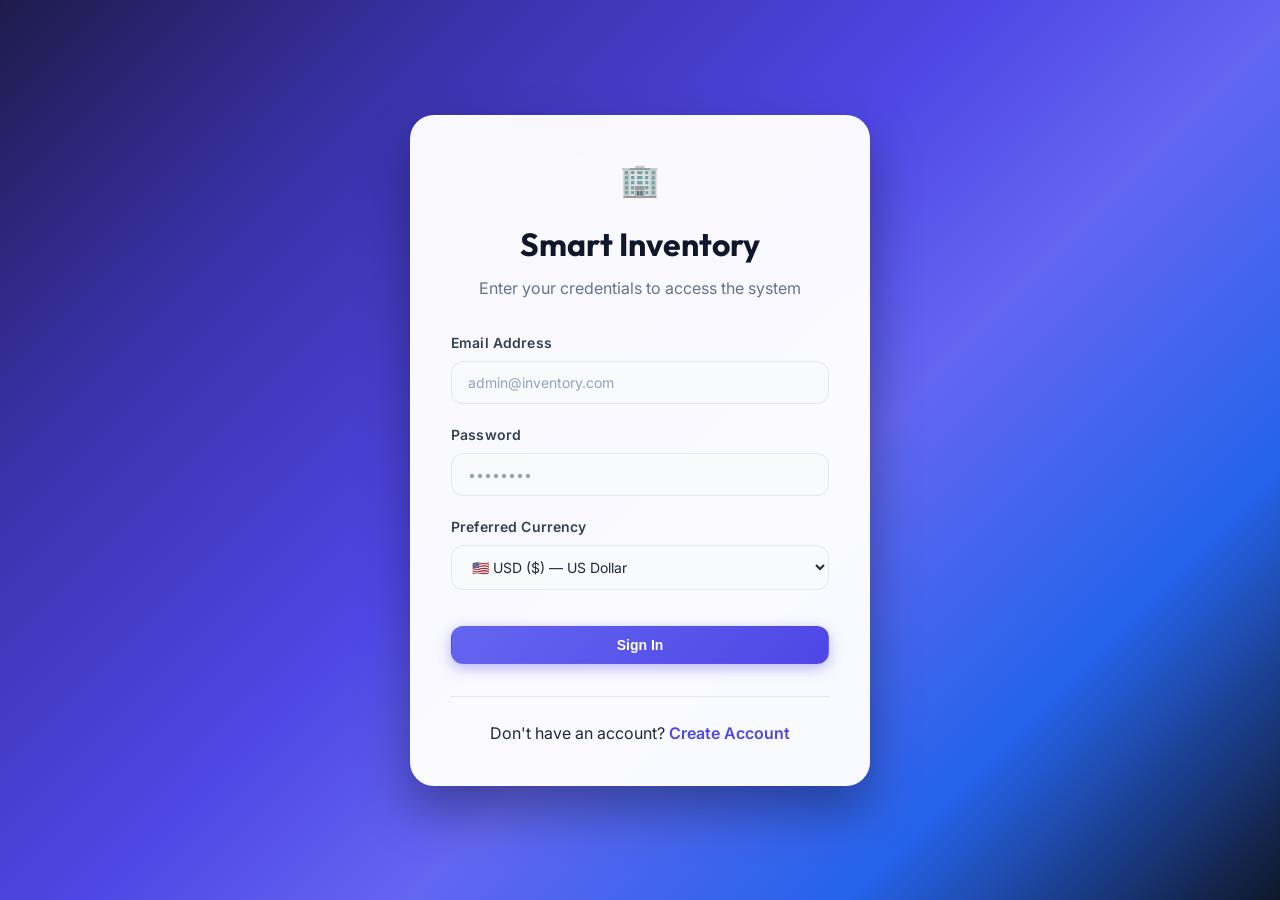
<file: frontend/login.html>
<!DOCTYPE html>
<html lang="en">
<head>
    <meta charset="UTF-8">
    <meta name="viewport" content="width=device-width, initial-scale=1.0">
    <title>Login - Smart Inventory Management</title>
    <link rel="stylesheet" href="css/main.css">
</head>
<body class="auth-page">
    <div class="auth-card glass-card fade-in">
        <div class="auth-header">
            <div class="sidebar-logo" style="justify-content: center; margin-bottom: 1rem;">
                <span style="font-size: 2rem;">🏢</span>
            </div>
            <h1 style="color: var(--slate-900); font-family: 'Outfit', sans-serif;">Smart Inventory</h1>
            <p>Enter your credentials to access the system</p>
        </div>

        <div id="error-message" class="badge badge-danger" style="display: none; width: 100%; margin: 0 0 1.5rem 0; padding: 0.75rem; justify-content: center;"></div>
        <div id="success-message" class="badge badge-success" style="display: none; width: 100%; margin: 0 0 1.5rem 0; padding: 0.75rem; justify-content: center;"></div>

        <form id="login-form" class="auth-form">
            <div class="form-group">
                <label class="form-label" for="email">Email Address</label>
                <input type="email" id="email" name="email" class="form-control" required placeholder="admin@inventory.com">
            </div>

            <div class="form-group">
                <label class="form-label" for="password">Password</label>
                <input type="password" id="password" name="password" class="form-control" required placeholder="••••••••">
            </div>

            <div class="form-group">
                <label class="form-label" for="currency">Preferred Currency</label>
                <select id="currency" class="form-control">
                    <option value="USD">🇺🇸 USD ($) — US Dollar</option>
                    <option value="EUR">🇪🇺 EUR (€) — Euro</option>
                    <option value="GBP">🇬🇧 GBP (£) — British Pound</option>
                    <option value="INR">🇮🇳 INR (₹) — Indian Rupee</option>
                    <option value="JPY">🇯🇵 JPY (¥) — Japanese Yen</option>
                </select>
            </div>

            <button type="submit" class="btn btn-primary" style="width: 100%; margin-top: 1rem;">Sign In</button>
        </form>

        <div class="auth-footer" style="margin-top: 2rem; border-top: 1px solid var(--slate-200); padding-top: 1.5rem; text-align: center;">
            <p>Don't have an account? <a href="register.html" style="color: var(--primary-600); font-weight: 600; text-decoration: none;">Create Account</a></p>
        </div>

    </div>

    <script src="js/utils.js"></script>
    <script src="js/auth.js"></script>
</body>
</html>
</file>
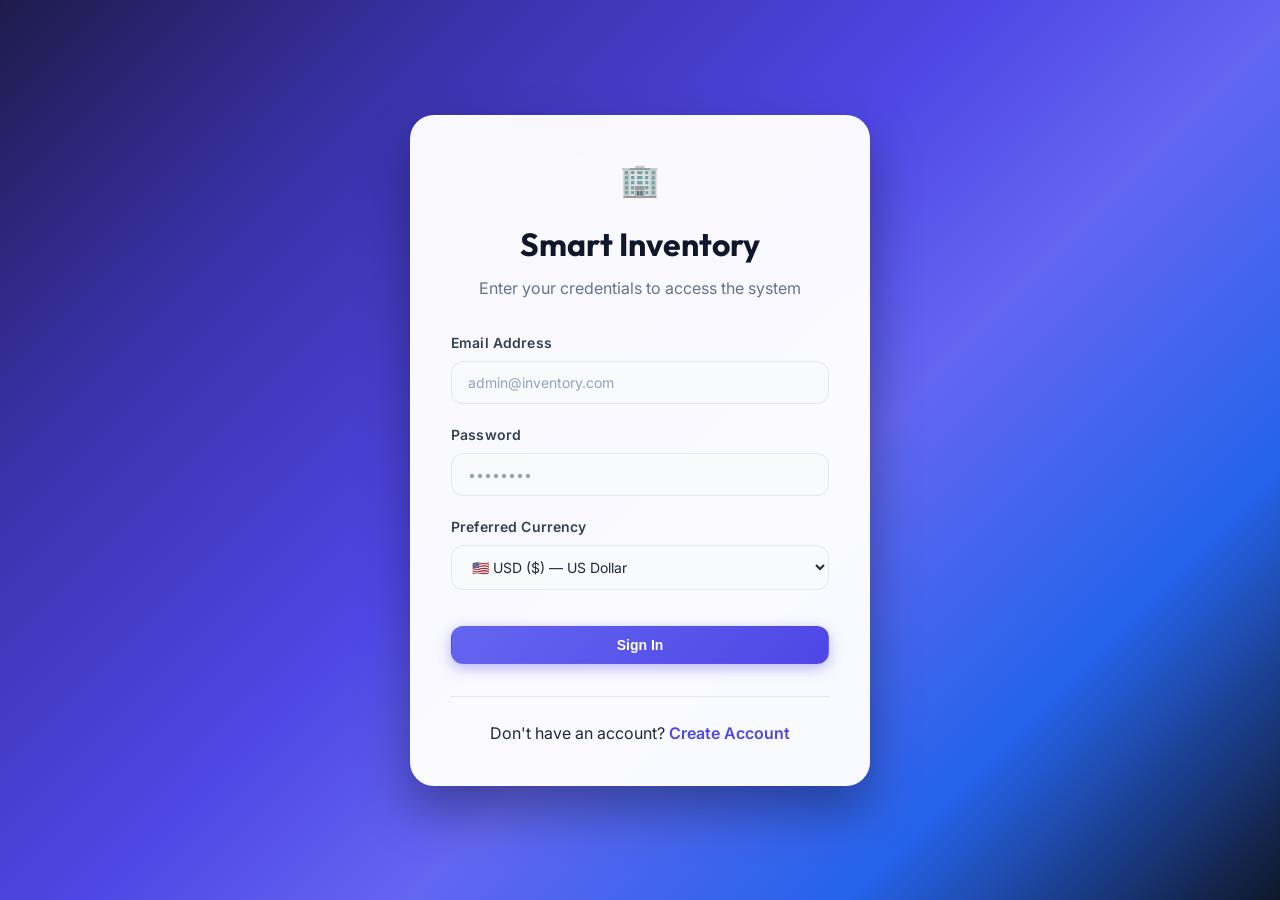
<file: frontend/orders.html>
<!DOCTYPE html>
<html lang="en">
<head>
    <meta charset="UTF-8">
    <meta name="viewport" content="width=device-width, initial-scale=1.0">
    <title>My Orders - Smart Inventory Management</title>
    <link rel="stylesheet" href="css/main.css">
</head>
<body class="fade-in">
    <div class="app-wrapper">
        <nav class="navbar">
            <a href="index.html" class="nav-brand">
                <span>🏢</span> Smart Store
            </a>
            <div id="main-nav-links" class="nav-links"></div>
            <div class="nav-user-profile" id="nav-auth-section"></div>
        </nav>

        <!-- Main Content -->
        <main class="main-content">
            <header class="page-header">
                <div class="page-title">
                    <h1>My Orders</h1>
                    <p>Track your purchase history and delivery status</p>
                </div>
                <button class="btn btn-success" onclick="exportCSV()">⬇️ Export CSV</button>
            </header>

            <div class="card">
                <div class="table-container">
                    <table class="data-table">
                        <thead>
                            <tr>
                                <th>Order ID</th>
                                <th>Product</th>
                                <th>Quantity</th>
                                <th>Total</th>
                                <th>Payment</th>
                                <th>Status</th>
                                <th>Date</th>
                            </tr>
                        </thead>
                        <tbody id="orders-list">
                            <tr>
                                <td colspan="7" style="text-align: center; padding: 2rem; color: var(--slate-500);">Loading orders...</td>
                            </tr>
                        </tbody>
                    </table>
                </div>
            </div>
        </main>
    </div>

    <script src="js/utils.js"></script>
    <script src="js/orders.js"></script>
</body>
</html>
</file>
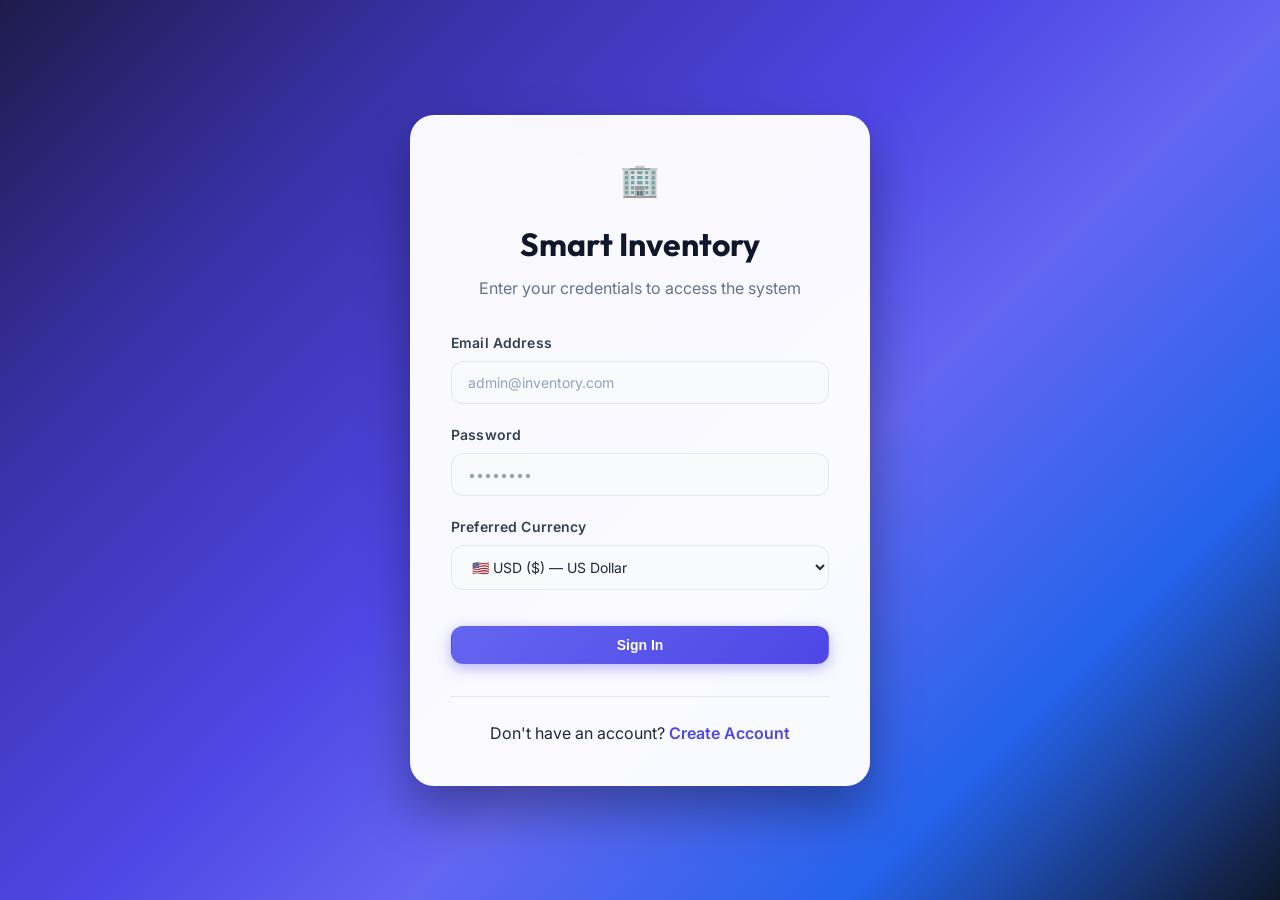
<file: frontend/profile.html>
<!DOCTYPE html>
<html lang="en">
<head>
    <meta charset="UTF-8">
    <meta name="viewport" content="width=device-width, initial-scale=1.0">
    <title>Profile - Smart Inventory Management</title>
    <link rel="stylesheet" href="css/main.css">
    <style>
        .profile-grid {
            display: grid;
            grid-template-columns: 1.5fr 1fr;
            gap: 2rem;
        }
        @media (max-width: 992px) {
            .profile-grid { grid-template-columns: 1fr; }
        }
        .info-row {
            display: flex;
            justify-content: space-between;
            padding: 0.75rem 0;
            border-bottom: 1px solid var(--slate-100);
        }
        .info-row:last-child { border-bottom: none; }
        .info-label { color: var(--slate-500); font-size: 0.9rem; }
        .info-value { font-weight: 600; color: var(--slate-800); }
        
        .stat-mini-card {
            background: var(--slate-50);
            padding: 1rem;
            border-radius: var(--radius-md);
            text-align: center;
        }
    </style>
</head>
<body class="fade-in">
    <div class="app-wrapper">
        <nav class="navbar">
            <a href="index.html" class="nav-brand">
                <span>🏢</span> Smart Store
            </a>
            <div id="main-nav-links" class="nav-links"></div>
            <div class="nav-user-profile" id="nav-auth-section"></div>
        </nav>

        <!-- Main Content -->
        <main class="main-content">
            <header class="page-header">
                <div class="page-title">
                    <h1>My Profile</h1>
                    <p>Manage your account settings and personal details</p>
                </div>
            </header>

            <div class="profile-grid">
                <!-- Left: Profile Edit & Info -->
                <div class="left-col">
                    <div class="card" style="margin-bottom: 2rem;">
                        <div style="display: flex; align-items: center; gap: 1.5rem; margin-bottom: 2rem;">
                            <div class="avatar" style="width: 80px; height: 80px; font-size: 2rem;" id="profile-avatar">AD</div>
                            <div>
                                <h2 id="user-fullname-header" style="margin: 0;">Loading...</h2>
                                <p id="user-role-badge" style="margin-top: 0.25rem;"><span class="badge badge-blue">ROLE</span></p>
                                <div style="font-size: 0.85rem; color: var(--slate-400); margin-top: 0.5rem;">
                                    Joined on <span id="user-joined-date">...</span>
                                </div>
                            </div>
                        </div>

                        <form id="edit-profile-form">
                            <h3 style="margin-bottom: 1.5rem; font-size: 1.1rem;">Personal Information</h3>
                            <div style="display: grid; grid-template-columns: 1fr 1fr; gap: 1rem;">
                                <div class="form-group">
                                    <label class="form-label">First Name</label>
                                    <input type="text" id="edit-first-name" class="form-control" placeholder="First Name" required>
                                </div>
                                <div class="form-group">
                                    <label class="form-label">Last Name</label>
                                    <input type="text" id="edit-last-name" class="form-control" placeholder="Last Name" required>
                                </div>
                            </div>
                            <div class="form-group">
                                <label class="form-label">Email Address</label>
                                <input type="email" id="edit-email" class="form-control" placeholder="email@example.com" required>
                            </div>
                            <div class="form-group">
                                <label class="form-label">Phone Number</label>
                                <input type="text" id="edit-phone" class="form-control" placeholder="Phone Number">
                            </div>
                            <button type="submit" class="btn btn-primary" id="save-profile-btn">
                                Save Profile Changes
                            </button>
                        </form>
                    </div>

                    <!-- Account Statistics -->
                    <div class="card">
                        <h3 style="margin-bottom: 1.5rem;">Account Activity Overview</h3>
                        <div style="display: grid; grid-template-columns: 1fr 1fr; gap: 1rem;">
                            <div class="stat-mini-card">
                                <div style="font-size: 1.5rem; margin-bottom: 0.5rem;">📊</div>
                                <div id="stat-total-trans" style="font-size: 1.25rem; font-weight: 700;">0</div>
                                <div style="font-size: 0.75rem; color: var(--slate-500);">Total Transactions</div>
                            </div>
                            <div class="stat-mini-card">
                                <div style="font-size: 1.5rem; margin-bottom: 0.5rem;">🕒</div>
                                <div id="stat-last-activity" style="font-size: 0.9rem; font-weight: 600;">None</div>
                                <div style="font-size: 0.75rem; color: var(--slate-500);">Last Action</div>
                            </div>
                        </div>
                    </div>
                </div>

                <!-- Right: Security -->
                <div class="right-col">
                    <div class="card">
                        <h3 style="margin-bottom: 1.5rem;">Security Settings</h3>
                        <p style="font-size: 0.85rem; color: var(--slate-500); margin-bottom: 1.5rem;">Change your password regularly to keep your account secure.</p>
                        
                        <form id="change-password-form">
                            <div class="form-group">
                                <label class="form-label">Current Password</label>
                                <input type="password" id="current-password" class="form-control" placeholder="••••••••" required>
                            </div>
                            <div class="form-group">
                                <label class="form-label">New Password</label>
                                <input type="password" id="new-password" class="form-control" placeholder="••••••••" required>
                            </div>
                            <div class="form-group">
                                <label class="form-label">Confirm New Password</label>
                                <input type="password" id="confirm-new-password" class="form-control" placeholder="••••••••" required>
                            </div>
                            <button type="submit" class="btn btn-primary" style="width: 100%; margin-top: 1rem;">
                                Update Password
                            </button>
                        </form>
                    </div>
                </div>
            </div>
        </main>
    </div>

    <script src="js/utils.js"></script>
    <script src="js/profile.js"></script>
</body>
</html>
</file>
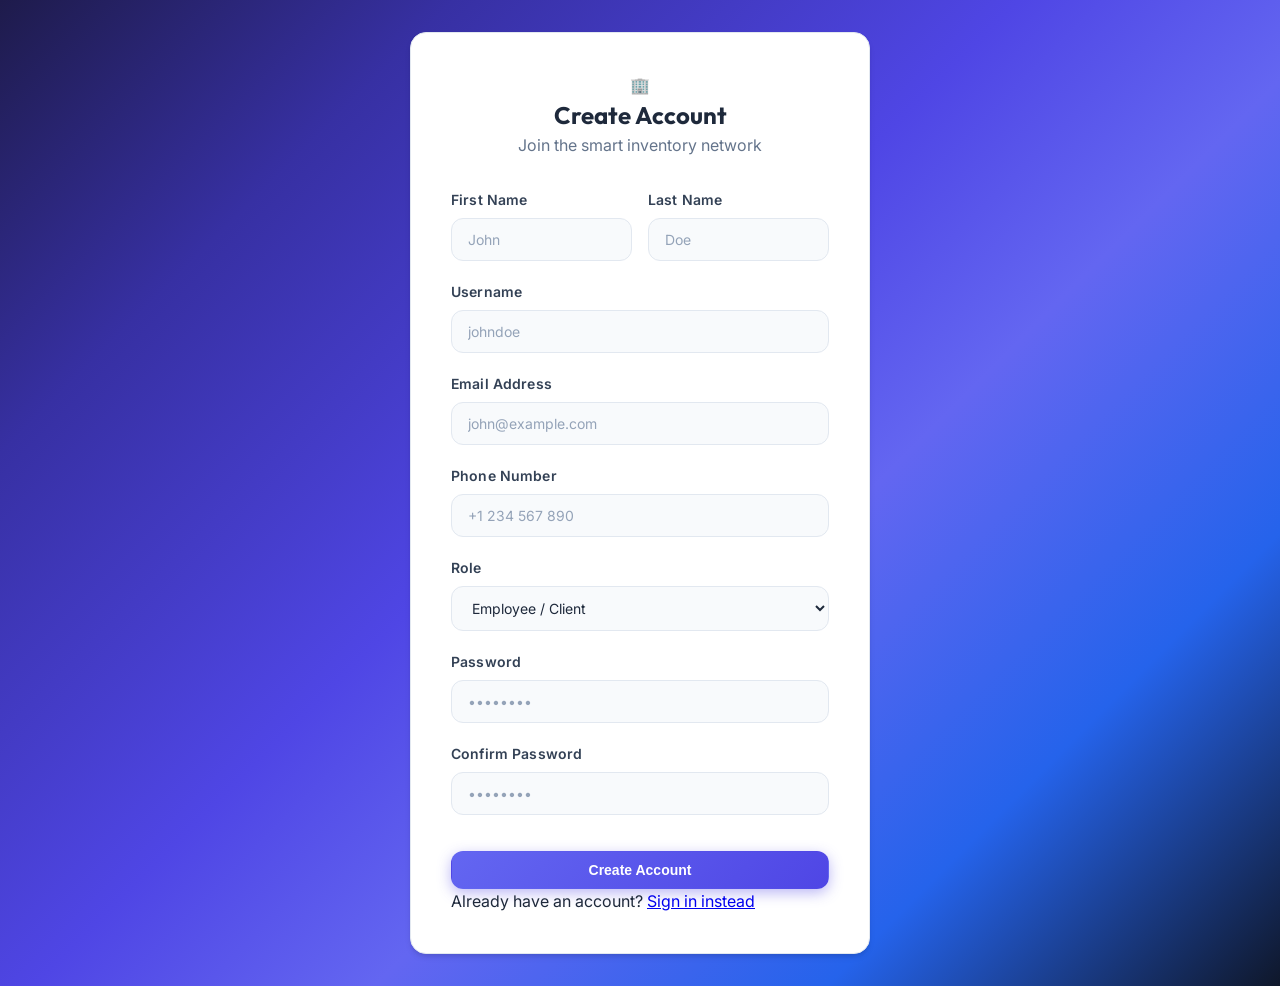
<file: frontend/register.html>
<!DOCTYPE html>
<html lang="en">
<head>
    <meta charset="UTF-8">
    <meta name="viewport" content="width=device-width, initial-scale=1.0">
    <title>Register - Smart Inventory Management</title>
    <link rel="stylesheet" href="css/main.css">
</head>
<body class="auth-page fade-in">
    <div class="auth-container">
        <div class="card auth-card">
            <div class="auth-header">
                <div class="auth-logo">🏢</div>
                <h2>Create Account</h2>
                <p>Join the smart inventory network</p>
            </div>

            <form id="register-form" class="auth-form">
                <div style="display: grid; grid-template-columns: 1fr 1fr; gap: 1rem;">
                    <div class="form-group">
                        <label class="form-label">First Name</label>
                        <input type="text" id="first_name" class="form-control" required placeholder="John">
                    </div>
                    <div class="form-group">
                        <label class="form-label">Last Name</label>
                        <input type="text" id="last_name" class="form-control" required placeholder="Doe">
                    </div>
                </div>

                <div class="form-group">
                    <label class="form-label">Username</label>
                    <input type="text" id="username" class="form-control" required minlength="3" placeholder="johndoe">
                </div>

                <div class="form-group">
                    <label class="form-label">Email Address</label>
                    <input type="email" id="email" class="form-control" required placeholder="john@example.com">
                </div>

                <div class="form-group">
                    <label class="form-label">Phone Number</label>
                    <input type="tel" id="phone" class="form-control" required placeholder="+1 234 567 890">
                </div>

                <div class="form-group">
                    <label class="form-label">Role</label>
                    <select id="role" class="form-control" required>
                        <option value="client">Employee / Client</option>
                        <option value="admin">Administrator</option>
                    </select>
                </div>

                <div class="form-group">
                    <label class="form-label">Password</label>
                    <input type="password" id="password" class="form-control" required placeholder="••••••••">
                </div>

                <div class="form-group">
                    <label class="form-label">Confirm Password</label>
                    <input type="password" id="confirmPassword" class="form-control" required placeholder="••••••••">
                </div>

                <button type="submit" class="btn btn-primary" style="width: 100%; margin-top: 1rem;">
                    Create Account
                </button>
            </form>

            <div class="auth-footer">
                <p>Already have an account? <a href="login.html">Sign in instead</a></p>
            </div>
        </div>
    </div>

    <script src="js/utils.js"></script>
    <script src="js/auth.js"></script>
</body>
</html>
</file>
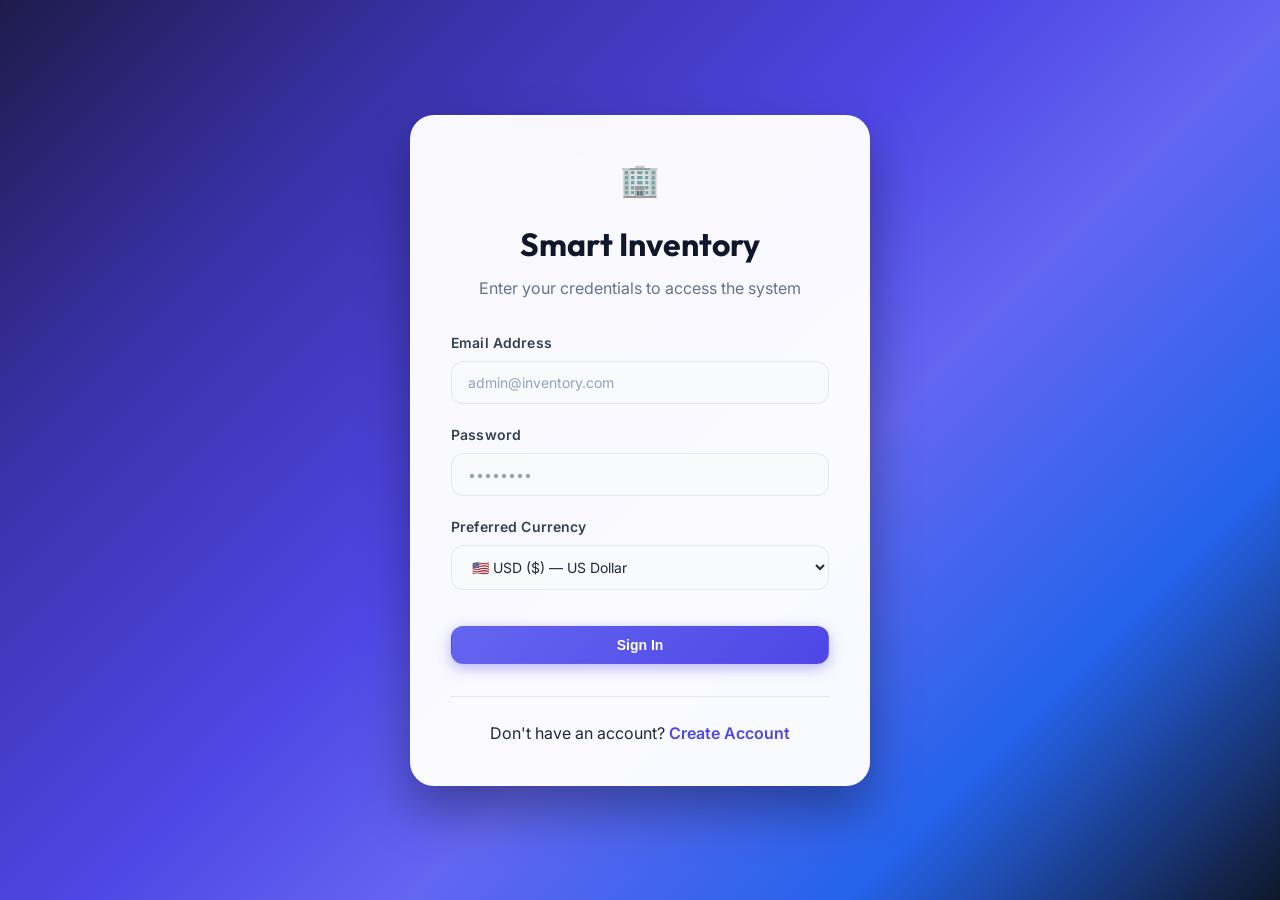
<file: frontend/reports.html>
<!DOCTYPE html>
<html lang="en">
<head>
    <meta charset="UTF-8">
    <meta name="viewport" content="width=device-width, initial-scale=1.0">
    <title>Reports - Smart Inventory Management</title>
    <link rel="stylesheet" href="css/main.css">
</head>
<body class="fade-in">
    <div class="app-wrapper">
        <nav class="navbar">
            <a href="index.html" class="nav-brand">
                <span>🏢</span> Smart Store
            </a>
            <div id="main-nav-links" class="nav-links"></div>
            <div class="nav-user-profile" id="nav-auth-section"></div>
        </nav>

        <main class="main-content">
            <header class="page-header">
                <div class="page-title">
                    <h1 id="reports-page-title">Reports & Analytics</h1>
                    <p id="reports-page-subtitle">Inventory summary and stock status</p>
                </div>
            </header>

            <!-- ===== ADMIN VIEW ===== -->
            <div id="admin-view">
                <!-- Summary Cards -->
                <div class="stats-grid">
                    <div class="card stat-card">
                        <div class="stat-icon" style="background:#eef2ff;">📦</div>
                        <div class="stat-value" id="total-products">—</div>
                        <div class="stat-label">Total Products</div>
                    </div>
                    <div class="card stat-card">
                        <div class="stat-icon" style="background:#d1fae5;">💰</div>
                        <div class="stat-value" id="total-value">—</div>
                        <div class="stat-label">Total Inventory Value</div>
                    </div>
                    <div class="card stat-card">
                        <div class="stat-icon" style="background:#fef3c7;">⚠️</div>
                        <div class="stat-value" id="low-stock">—</div>
                        <div class="stat-label">Low Stock Items</div>
                    </div>
                    <div class="card stat-card">
                        <div class="stat-icon" style="background:#fee2e2;">❌</div>
                        <div class="stat-value" id="out-of-stock">—</div>
                        <div class="stat-label">Out of Stock</div>
                    </div>
                </div>

                <!-- All Products Table -->
                <div class="card" style="padding:0; overflow:hidden; margin-bottom:1.5rem;">
                    <div style="padding:1.25rem 1.5rem; border-bottom:1px solid var(--slate-200); display:flex; justify-content:space-between; align-items:center;">
                        <h3 style="font-size:1rem;">📦 All Products</h3>
                    </div>
                    <div class="table-container">
                        <table>
                            <thead>
                                <tr>
                                    <th>SKU</th>
                                    <th>Product Name</th>
                                    <th>Category</th>
                                    <th>Supplier</th>
                                    <th>Unit Price</th>
                                    <th>In Stock</th>
                                    <th>Stock Value</th>
                                    <th>Status</th>
                                    <th id="actions-header" style="display:none;">Actions</th>
                                </tr>
                            </thead>
                            <tbody id="category-table">
                                <tr><td colspan="8" style="text-align:center;padding:2rem;color:var(--slate-400);">Loading data...</td></tr>
                            </tbody>
                        </table>
                    </div>
                </div>

                <!-- Low Stock Report -->
                <div id="low-stock-section" class="card" style="padding:0; overflow:hidden; margin-bottom:1.5rem;">
                    <div style="padding:1.25rem 1.5rem; border-bottom:1px solid var(--slate-200);">
                        <h3 style="font-size:1rem;">⚠️ Low Stock Alert Report</h3>
                    </div>
                    <div class="table-container">
                        <table>
                            <thead>
                                <tr>
                                    <th>SKU</th>
                                    <th>Product Name</th>
                                    <th>Category</th>
                                    <th>In Stock</th>
                                    <th>Required</th>
                                    <th>Need to Restock</th>
                                    <th>Status</th>
                                    <th>Unit Price</th>
                                </tr>
                            </thead>
                            <tbody id="low-stock-table">
                                <tr><td colspan="8" style="text-align:center;padding:2rem;color:var(--slate-400);">Loading data...</td></tr>
                            </tbody>
                        </table>
                    </div>
                </div>

                <!-- Export Section -->
                <div id="export-section" class="card" style="display:flex; gap:0.75rem; flex-wrap:wrap; align-items:center; padding:1.25rem 1.5rem;">
                    <span style="font-weight:600; font-size:0.9rem; color:var(--slate-700); margin-right:0.5rem;">📥 Export Reports:</span>
                    <button class="btn btn-secondary" onclick="exportToCSV()">📊 Export All Products (CSV)</button>
                    <button class="btn btn-secondary" onclick="exportLowStockCSV()">⚠️ Export Low Stock (CSV)</button>
                    <button class="btn btn-secondary" onclick="printReport()">🖨️ Print Report</button>
                </div>
            </div>

            <!-- ===== USER VIEW ===== -->
            <div id="user-view" style="display:none;">
                <!-- User Stats Cards -->
                <div class="stats-grid">
                    <div class="card stat-card">
                        <div class="stat-icon" style="background:#eef2ff;">🛝</div>
                        <div class="stat-value" id="user-total-orders">—</div>
                        <div class="stat-label">Total Orders</div>
                    </div>
                    <div class="card stat-card">
                        <div class="stat-icon" style="background:#d1fae5;">💰</div>
                        <div class="stat-value" id="user-total-spent">—</div>
                        <div class="stat-label">Total Spent</div>
                    </div>
                    <div class="card stat-card">
                        <div class="stat-icon" style="background:#fef3c7;">⏳</div>
                        <div class="stat-value" id="user-pending-orders">—</div>
                        <div class="stat-label">Pending / In-Progress</div>
                    </div>
                    <div class="card stat-card">
                        <div class="stat-icon" style="background:#d1fae5;">✅</div>
                        <div class="stat-value" id="user-delivered-orders">—</div>
                        <div class="stat-label">Delivered</div>
                    </div>
                </div>

                <!-- Order History Table -->
                <div class="card" style="padding:0; overflow:hidden; margin-bottom:1.5rem;">
                    <div style="padding:1.25rem 1.5rem; border-bottom:1px solid var(--slate-200);">
                        <h3 style="font-size:1rem;">📝 My Order History</h3>
                    </div>
                    <div class="table-container">
                        <table>
                            <thead>
                                <tr>
                                    <th>Order ID</th>
                                    <th>Product</th>
                                    <th>Qty</th>
                                    <th>Unit Price</th>
                                    <th>Total</th>
                                    <th>Payment</th>
                                    <th>Status</th>
                                    <th>Date</th>
                                </tr>
                            </thead>
                            <tbody id="user-orders-table">
                                <tr><td colspan="8" style="text-align:center;padding:2rem;color:var(--slate-400);">Loading orders...</td></tr>
                            </tbody>
                        </table>
                    </div>
                </div>
            </div>

        </main>
    </div>

    <script src="js/utils.js"></script>
    <script src="js/reports.js"></script>
</body>
</html>
</file>
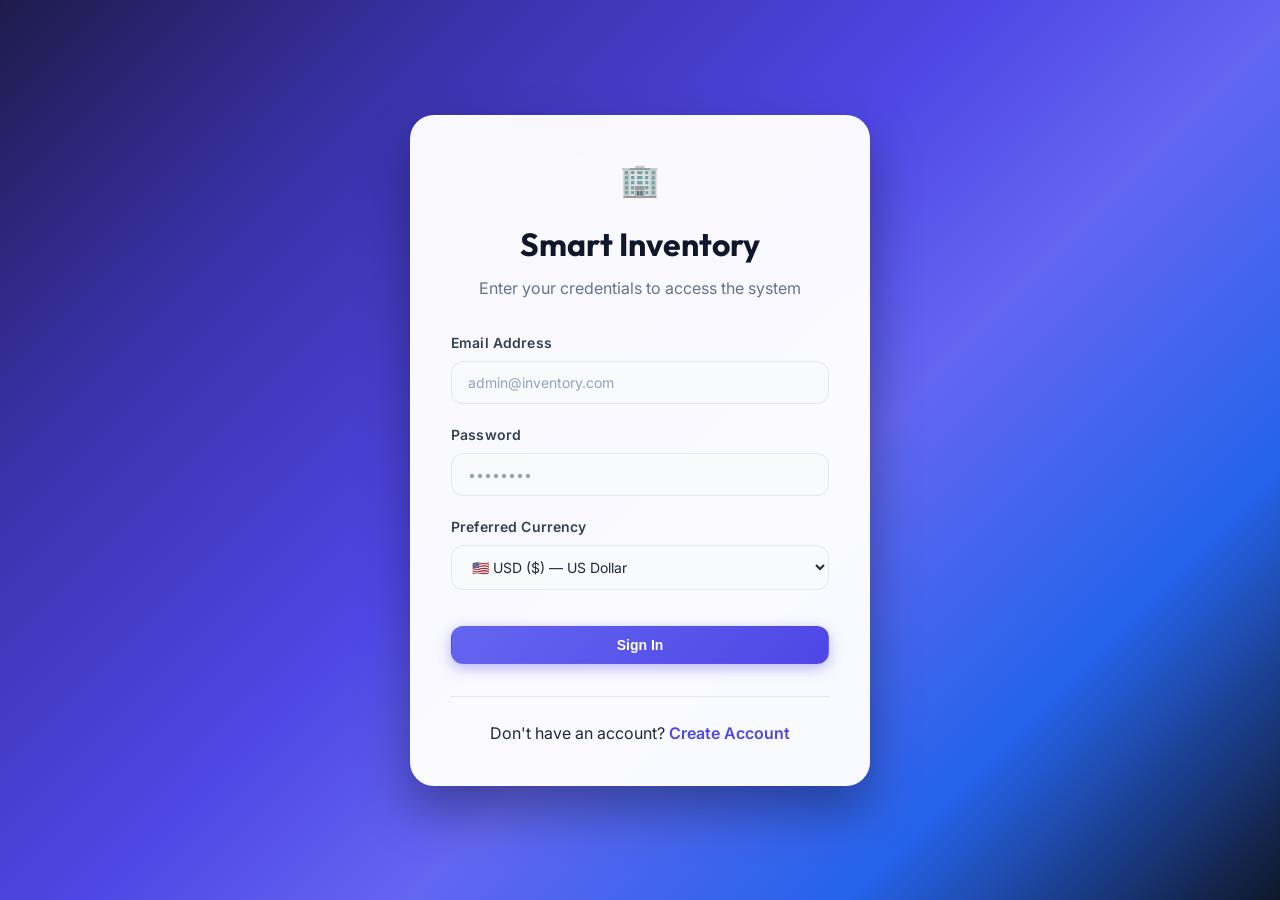
<file: frontend/shop.html>
<!DOCTYPE html>
<html lang="en">
<head>
    <meta charset="UTF-8">
    <meta name="viewport" content="width=device-width, initial-scale=1.0">
    <title>Shop - Smart Inventory Management</title>
    <link rel="stylesheet" href="css/main.css">
    <style>
        .product-grid {
            display: grid;
            grid-template-columns: repeat(auto-fill, minmax(280px, 1fr));
            gap: 2rem;
            margin-top: 2rem;
        }
        .product-card {
            transition: transform 0.2s;
        }
        .product-card:hover {
            transform: translateY(-5px);
        }
        .product-image {
            height: 180px;
            background: var(--slate-100);
            border-radius: var(--radius-md);
            display: flex;
            align-items: center;
            justify-content: center;
            font-size: 3rem;
            margin-bottom: 1rem;
        }
    </style>
</head>
<body class="fade-in">
    <div class="app-wrapper">
        <nav class="navbar">
            <a href="index.html" class="nav-brand">
                <span>🏢</span> Smart Store
            </a>
            <div id="main-nav-links" class="nav-links"></div>
            <div class="nav-user-profile" id="nav-auth-section"></div>
        </nav>

        <!-- Main Content -->
        <main class="main-content">
            <header class="page-header">
                <div class="page-title">
                    <h1>Marketplace</h1>
                    <p>Browse products and place your orders here</p>
                </div>
            </header>

            <div id="shop-loading" class="card" style="text-align: center; padding: 3rem;">
                <p>Loading products...</p>
            </div>

            <div id="product-list" class="product-grid" style="display: none;">
                <!-- Products will be injected here -->
            </div>
        </main>
    </div>

    <!-- Buy Modal -->
    <div id="buy-modal" class="modal">
        <div class="modal-content glass-card" style="max-width: 500px;">
            <div class="modal-header">
                <h2>Checkout Order</h2>
                <span class="close-modal">&times;</span>
            </div>
            <div class="modal-body">
                <div id="checkout-product-info" style="margin-bottom: 1.5rem; display: flex; gap: 1rem; align-items: center;">
                    <div style="font-size: 2rem;">🛍️</div>
                    <div>
                        <h3 id="checkout-name">Product Name</h3>
                        <p id="checkout-price" style="color: var(--primary-600); font-weight: 700;">$0.00</p>
                    </div>
                </div>
                
                <form id="order-form">
                    <input type="hidden" id="order-product-id">
                    <div class="form-group">
                        <label class="form-label">Quantity</label>
                        <input type="number" id="order-quantity" class="form-control" value="1" min="1" required>
                        <p id="stock-hint" style="font-size: 0.75rem; color: var(--slate-500); margin-top: 0.25rem;">Checking availability...</p>
                    </div>
                    <div class="form-group">
                        <label class="form-label">Payment Method</label>
                        <select id="payment-method" class="form-control" required>
                            <option value="Cash on Delivery">Cash on Delivery</option>
                            <option value="UPI">UPI</option>
                            <option value="Credit/Debit Card">Credit/Debit Card</option>
                        </select>
                    </div>

                    <div class="form-group">
                        <label class="form-label">Shipping Address</label>
                        <textarea id="order-address" class="form-control" rows="2" placeholder="Enter your delivery address" required></textarea>
                    </div>
                    
                    <div style="background: var(--slate-50); padding: 1rem; border-radius: var(--radius-md); margin-top: 1rem;">
                        <div style="display: flex; justify-content: space-between; margin-bottom: 0.5rem;">
                            <span>Subtotal:</span>
                            <span id="order-subtotal">$0.00</span>
                        </div>
                        <div style="display: flex; justify-content: space-between; font-weight: 700; font-size: 1.1rem; border-top: 1px solid var(--slate-200); padding-top: 0.5rem; margin-top: 0.5rem;">
                            <span>Total Payable:</span>
                            <span id="order-total">$0.00</span>
                        </div>
                    </div>

                    <div id="upi-section" style="display: none; margin-top: 1rem; text-align: center; background: rgba(99, 102, 241, 0.05); padding: 1rem; border-radius: var(--radius-md); border: 1px dashed var(--primary-300);">
                        <p style="font-size: 0.9rem; margin-bottom: 0.5rem;">Scan QR or use UPI ID: <b>smartinv@upi</b></p>
                        <button type="button" id="pay-now-btn" class="btn btn-primary" style="background: var(--accent-emerald); border-color: var(--accent-emerald);">Pay Now</button>
                    </div>

                    <div style="margin-top: 1.5rem;">
                        <button type="submit" id="confirm-order-btn" class="btn btn-primary" style="width: 100%;">Confirm & Place Order</button>
                    </div>
                </form>
            </div>
        </div>
    </div>

    <script src="js/utils.js"></script>
    <script src="js/shop.js"></script>
</body>
</html>
</file>
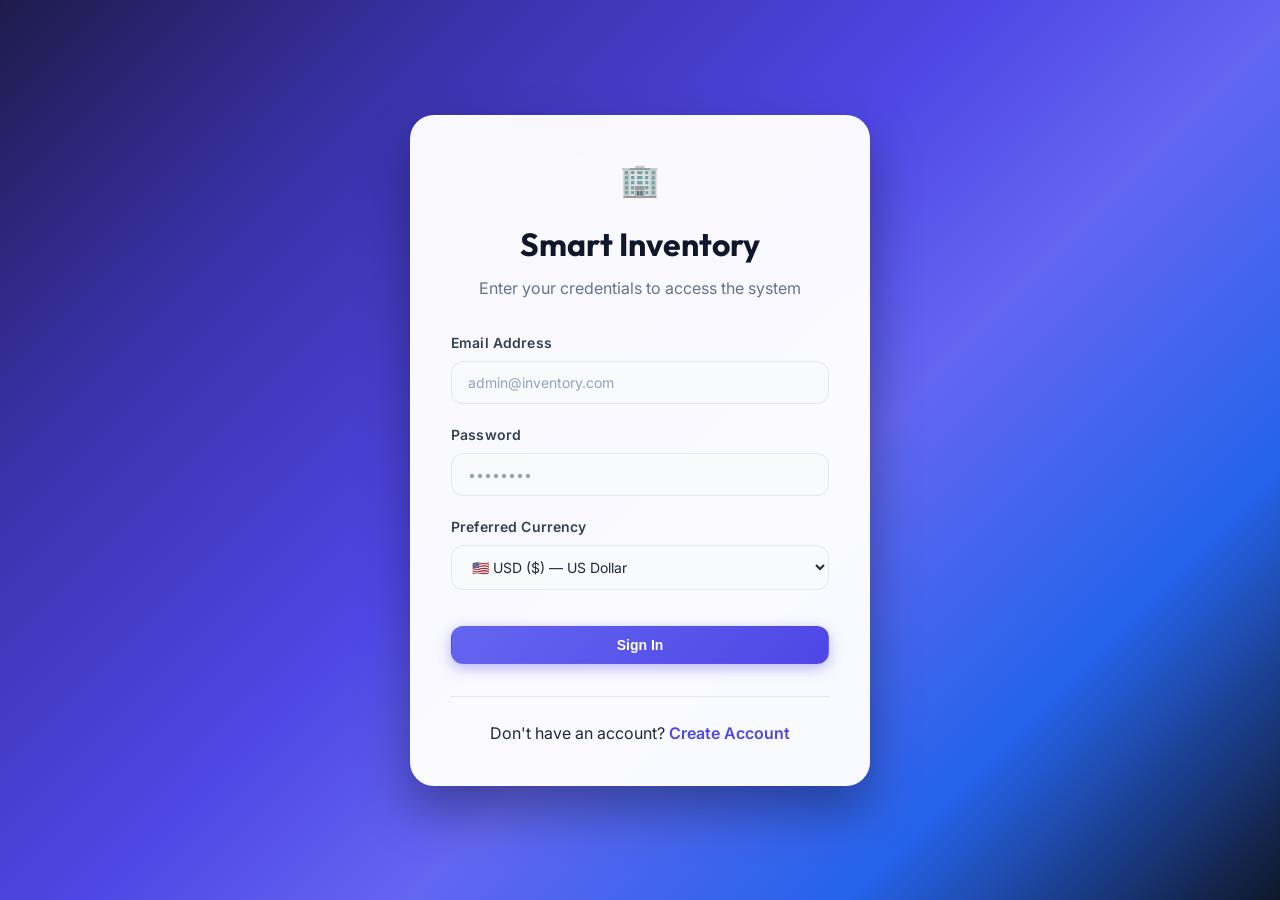
<file: frontend/transactions.html>
<!DOCTYPE html>
<html lang="en">
<head>
    <meta charset="UTF-8">
    <meta name="viewport" content="width=device-width, initial-scale=1.0">
    <title>Transactions - Smart Inventory Management</title>
    <link rel="stylesheet" href="css/style.css">
    <link rel="stylesheet" href="css/dashboard.css">
    <link rel="stylesheet" href="css/reports.css">
</head>
<body>
    <div class="dashboard-container">
        <div class="dashboard-header">
            <h1>🏢 Smart Inventory Management System</h1>
            <div class="header-actions">
                <a href="dashboard.html" class="btn-secondary">← Dashboard</a>
                <a href="profile.html" class="btn-secondary">👤 Profile</a>
                <button id="logout-btn" class="btn-logout">Logout</button>
            </div>
        </div>
        <div class="dashboard-content">
            <div class="page-header">
                <h2>📝 Transactions & Audit Trail</h2>
            </div>
            <div class="report-section">
                <h3>Transaction History</h3>
                <div class="table-container">
                    <table class="report-table">
                        <thead>
                            <tr>
                                <th>ID</th>
                                <th>User</th>
                                <th>Product</th>
                                <th>Type</th>
                                <th>Quantity</th>
                                <th>Timestamp</th>
                                <th>Notes</th>
                            </tr>
                        </thead>
                        <tbody id="transactions-table">
                            <tr><td colspan="7" class="no-data">Loading...</td></tr>
                        </tbody>
                    </table>
                </div>
            </div>
        </div>
    </div>
    <script src="js/utils.js"></script>
    <script src="js/transactions.js"></script>
</body>
</html>
</file>
<file: frontend/css/main.css>
/* 
  Smart Inventory Management System - Global Design System
  Theme: Premium Modern / Glassmorphism
*/

@import url('https://fonts.googleapis.com/css2?family=Inter:wght@300;400;500;600;700&family=Outfit:wght@400;500;600;700&display=swap');

:root {
    /* Primary Colors */
    --primary-600: #4f46e5;
    --primary-700: #4338ca;
    --primary-500: #6366f1;
    --primary-400: #818cf8;
    
    /* Secondary / Accents */
    --accent-emerald: #10b981;
    --accent-amber: #f59e0b;
    --accent-rose: #f43f5e;
    --accent-blue: #3b82f6;
    
    /* Gradients */
    --grad-primary: linear-gradient(135deg, #6366f1 0%, #4f46e5 100%);
    --grad-dark: linear-gradient(135deg, #1e293b 0%, #0f172a 100%);
    --grad-glass: rgba(255, 255, 255, 0.7);
    
    /* Neutrals */
    --slate-50: #f8fafc;
    --slate-100: #f1f5f9;
    --slate-200: #e2e8f0;
    --slate-300: #cbd5e1;
    --slate-400: #94a3b8;
    --slate-500: #64748b;
    --slate-600: #475569;
    --slate-700: #334155;
    --slate-800: #1e293b;
    --slate-900: #0f172a;
    
    /* Shadows */
    --shadow-sm: 0 1px 2px 0 rgb(0 0 0 / 0.05);
    --shadow-md: 0 4px 6px -1px rgb(0 0 0 / 0.1), 0 2px 4px -2px rgb(0 0 0 / 0.1);
    --shadow-lg: 0 10px 15px -3px rgb(0 0 0 / 0.1), 0 4px 6px -4px rgb(0 0 0 / 0.1);
    --shadow-xl: 0 20px 25px -5px rgb(0 0 0 / 0.1), 0 8px 10px -6px rgb(0 0 0 / 0.1);
    
    /* Border Radius */
    --radius-sm: 0.375rem;
    --radius-md: 0.5rem;
    --radius-lg: 0.75rem;
    --radius-xl: 1rem;
    --radius-2xl: 1.5rem;
}

/* Base Reset */
* {
    margin: 0;
    padding: 0;
    box-sizing: border-box;
}

body {
    font-family: 'Inter', sans-serif;
    background-color: var(--slate-50);
    color: var(--slate-800);
    line-height: 1.5;
    -webkit-font-smoothing: antialiased;
    min-height: 100vh;
}

h1, h2, h3, h4 {
    font-family: 'Outfit', sans-serif;
    font-weight: 700;
}

/* Main Navigation */
.navbar {
    height: 60px;
    background: var(--grad-dark);
    color: white;
    display: flex;
    align-items: center;
    justify-content: space-between;
    padding: 0 1.5rem;
    position: sticky;
    top: 0;
    z-index: 1000;
    box-shadow: var(--shadow-lg);
    white-space: nowrap;
}

.nav-brand {
    display: flex;
    align-items: center;
    gap: 0.75rem;
    font-size: 1.5rem;
    font-weight: 700;
    font-family: 'Outfit', sans-serif;
    color: white;
    text-decoration: none;
}

.nav-links {
    display: flex;
    align-items: center;
    gap: 0.125rem;
}

.nav-item {
    padding: 0.5rem 0.7rem;
    color: var(--slate-400);
    text-decoration: none;
    border-radius: var(--radius-lg);
    font-weight: 500;
    transition: all 0.2s ease;
    display: flex;
    align-items: center;
    gap: 0.5rem;
}

.nav-item:hover {
    background: rgba(255, 255, 255, 0.05);
    color: white;
}

.nav-item.active {
    background: var(--primary-600);
    color: white;
    box-shadow: 0 4px 12px rgba(79, 70, 229, 0.4);
}

.nav-user-profile {
    display: flex;
    align-items: center;
    gap: 0.75rem;
    margin-left: 1.5rem;
    padding-left: 1.5rem;
    border-left: 1px solid rgba(255, 255, 255, 0.1);
}

/* Main Content */
.main-content {
    flex-grow: 1;
    padding: 3rem 4rem;
}

.app-wrapper {
    display: flex;
    flex-direction: column;
    min-height: 100vh;
}

.page-header {
    display: flex;
    justify-content: space-between;
    align-items: center;
    margin-bottom: 2rem;
}

.page-title h1 {
    font-size: 1.875rem;
    color: var(--slate-900);
}

.page-title p {
    color: var(--slate-500);
    font-size: 0.875rem;
}

/* Cards & Containers */
.card {
    background: white;
    border-radius: var(--radius-xl);
    padding: 1.5rem;
    box-shadow: var(--shadow-md);
    border: 1px solid var(--slate-200);
}

.glass-card {
    background: rgba(255, 255, 255, 0.97);
    backdrop-filter: blur(20px);
    -webkit-backdrop-filter: blur(20px);
    border: 1px solid rgba(255, 255, 255, 0.6);
    border-radius: var(--radius-2xl);
    box-shadow: 0 25px 50px rgba(0, 0, 0, 0.35);
}

/* Buttons */
.btn {
    display: inline-flex;
    align-items: center;
    justify-content: center;
    gap: 0.5rem;
    padding: 0.625rem 1.25rem;
    border-radius: var(--radius-lg);
    font-weight: 600;
    font-size: 0.875rem;
    cursor: pointer;
    transition: all 0.2s cubic-bezier(0.4, 0, 0.2, 1);
    border: 1px solid transparent;
}

.btn-primary {
    background: var(--grad-primary);
    color: white;
    box-shadow: 0 4px 14px 0 rgba(79, 70, 229, 0.39);
}

.btn-primary:hover {
    transform: translateY(-2px);
    box-shadow: 0 6px 20px rgba(79, 70, 229, 0.23);
}

.btn-secondary {
    background: white;
    color: var(--slate-700);
    border-color: var(--slate-300);
}

.btn-secondary:hover {
    background: var(--slate-50);
}

.btn-danger {
    background: var(--accent-rose);
    color: white;
}

.btn-success {
    background: linear-gradient(135deg, #10b981 0%, #059669 100%);
    color: white;
    box-shadow: 0 4px 14px 0 rgba(16, 185, 129, 0.35);
}

.btn-success:hover {
    transform: translateY(-2px);
    box-shadow: 0 6px 20px rgba(16, 185, 129, 0.4);
}

.btn-logout {
    color: var(--accent-rose);
    border-color: rgba(244, 63, 94, 0.2);
    background: rgba(244, 63, 94, 0.05);
}

/* Forms */
.form-group {
    margin-bottom: 1.25rem;
}

.form-label {
    display: block;
    font-size: 0.875rem;
    font-weight: 600;
    color: var(--slate-700);
    margin-bottom: 0.5rem;
    letter-spacing: 0.01em;
}

.form-control,
.form-input {
    width: 100%;
    padding: 0.75rem 1rem;
    border-radius: var(--radius-lg);
    border: 1.5px solid var(--slate-200);
    background: var(--slate-50);
    font-family: inherit;
    font-size: 0.875rem;
    color: var(--slate-800);
    transition: all 0.2s ease;
    appearance: auto;
}

.form-control:focus,
.form-input:focus {
    outline: none;
    border-color: var(--primary-500);
    background: white;
    box-shadow: 0 0 0 4px rgba(99, 102, 241, 0.12);
}

.form-control::placeholder,
.form-input::placeholder {
    color: var(--slate-400);
}

select.form-control,
select.form-input {
    cursor: pointer;
}

textarea.form-control,
textarea.form-input {
    resize: vertical;
    min-height: 80px;
}

/* Tables */
.table-container {
    overflow-x: auto;
    border-radius: var(--radius-xl);
    border: 1px solid var(--slate-200);
}

table {
    width: 100%;
    border-collapse: collapse;
    background: white;
}

th {
    background: var(--slate-50);
    padding: 1rem 1.5rem;
    text-align: left;
    font-size: 0.75rem;
    font-weight: 600;
    text-transform: uppercase;
    letter-spacing: 0.05em;
    color: var(--slate-500);
    border-bottom: 1px solid var(--slate-200);
}

td {
    padding: 1rem 1.5rem;
    border-bottom: 1px solid var(--slate-100);
    font-size: 0.875rem;
}

tr:hover td {
    background: var(--slate-50);
}

/* Status Badges */
.badge {
    display: inline-flex;
    align-items: center;
    padding: 0.25rem 0.75rem;
    border-radius: 9999px;
    font-size: 0.75rem;
    font-weight: 600;
}

.badge-success { background: #d1fae5; color: #065f46; }
.badge-warning { background: #fef3c7; color: #92400e; }
.badge-danger { background: #fee2e2; color: #991b1b; }
.badge-blue { background: #dbeafe; color: #1e40af; }
.badge-broadcast { background: #ede9fe; color: #5b21b6; }
.badge-low_stock { background: #fee2e2; color: #991b1b; }
.badge-maintenance { background: #fef3c7; color: #92400e; }
.badge-info { background: #dbeafe; color: #1e40af; }

/* Grid Stats */
.stats-grid {
    display: grid;
    grid-template-columns: repeat(auto-fit, minmax(240px, 1fr));
    gap: 1.5rem;
    margin-bottom: 2.5rem;
}

.stat-card {
    padding: 1.5rem;
}

.stat-icon {
    width: 48px;
    height: 48px;
    border-radius: var(--radius-lg);
    display: flex;
    align-items: center;
    justify-content: center;
    font-size: 1.5rem;
    margin-bottom: 1rem;
}

.stat-value {
    font-size: 1.75rem;
    font-weight: 700;
    font-family: 'Outfit', sans-serif;
}

.stat-label {
    color: var(--slate-500);
    font-size: 0.875rem;
}

/* Modals */
.modal {
    display: none;
    position: fixed;
    z-index: 1000;
    left: 0;
    top: 0;
    width: 100%;
    height: 100%;
    background: rgba(15, 23, 42, 0.6);
    backdrop-filter: blur(4px);
}

.modal-content {
    background-color: white;
    margin: 5vh auto;
    padding: 0;
    width: 90%;
    max-width: 600px;
    border-radius: var(--radius-2xl);
    box-shadow: var(--shadow-xl);
    animation: modalSlide 0.3s ease-out;
    overflow: hidden;
}

@keyframes modalSlide {
    from { transform: translateY(-50px); opacity: 0; }
    to { transform: translateY(0); opacity: 1; }
}

.modal-header {
    padding: 1.25rem 2rem;
    background: linear-gradient(135deg, #6366f1 0%, #4f46e5 100%);
    border-bottom: none;
    display: flex;
    justify-content: space-between;
    align-items: center;
}

.modal-body {
    padding: 2rem;
    max-height: 70vh;
    overflow-y: auto;
}

.modal-footer {
    padding: 1.25rem 2rem;
    background: var(--slate-50);
    border-top: 1px solid var(--slate-200);
    display: flex;
    justify-content: flex-end;
    gap: 1rem;
}

/* Toasts */
.toast-container {
    position: fixed;
    top: 1.5rem;
    right: 1.5rem;
    z-index: 9999;
}

.toast {
    padding: 1rem 1.5rem;
    background: white;
    border-radius: var(--radius-xl);
    box-shadow: var(--shadow-xl);
    display: flex;
    align-items: center;
    gap: 0.75rem;
    margin-bottom: 0.75rem;
    border-left: 4px solid var(--primary-500);
    animation: toastSlide 0.3s ease-out;
}

@keyframes toastSlide {
    from { transform: translateX(100%); opacity: 0; }
    to { transform: translateX(0); opacity: 1; }
}

/* Auth Pages Specific */
.auth-page {
    display: flex;
    align-items: center;
    justify-content: center;
    min-height: 100vh;
    padding: 2rem 1.5rem;
    background: linear-gradient(135deg, #1e1b4b 0%, #3730a3 20%, #4f46e5 45%, #6366f1 60%, #2563eb 80%, #0f172a 100%);
}

.auth-card {
    max-width: 460px;
    width: 100%;
    padding: 2.5rem;
}

.auth-header {
    text-align: center;
    margin-bottom: 2rem;
}

.auth-header h1 {
    font-size: 2rem;
    margin-bottom: 0.5rem;
}

.auth-header p {
    color: var(--slate-500);
}

/* Animations */
.fade-in {
    animation: fadeIn 0.5s ease-out;
}

@keyframes fadeIn {
    from { opacity: 0; }
    to { opacity: 1; }
}

/* Modal close button */
.close {
    color: var(--slate-400);
    font-size: 1.5rem;
    font-weight: bold;
    cursor: pointer;
    line-height: 1;
    transition: color 0.2s;
}

.close:hover {
    color: var(--slate-900);
}

/* Dashboard action cards */
.action-card {
    cursor: pointer;
    text-align: center;
    transition: transform 0.2s, box-shadow 0.2s;
}

.action-card:hover {
    transform: translateY(-3px);
    box-shadow: var(--shadow-lg);
}

/* Dashboard movement items */
.movement-item {
    display: flex;
    justify-content: space-between;
    align-items: center;
    padding: 0.75rem 1rem;
    border-radius: var(--radius-lg);
    background: var(--slate-50);
    margin-bottom: 0.5rem;
}

/* Responsive Utilities */
@media (max-width: 1024px) {
    .navbar { padding: 0 1.5rem; }
    .nav-item span { display: none; }
    .nav-user-profile .user-meta { display: none; }
}

@media (max-width: 768px) {
    .nav-links { display: none; } /* Could add a mobile menu later */
    .main-content { padding: 2rem 1.5rem; }
}

/* Currency Selector (Navbar) */
.currency-selector {
    background: rgba(255, 255, 255, 0.08);
    color: white;
    border: 1px solid rgba(255, 255, 255, 0.2);
    border-radius: var(--radius-md);
    padding: 0.35rem 0.65rem;
    font-size: 0.8rem;
    font-family: inherit;
    font-weight: 600;
    cursor: pointer;
    transition: background 0.2s;
    outline: none;
}

.currency-selector:hover {
    background: rgba(255, 255, 255, 0.15);
}

.currency-selector option {
    background: var(--slate-800);
    color: white;
}

/* Stat card gradient icons */
.stat-icon.grad-indigo  { background: linear-gradient(135deg, #6366f1, #4f46e5); color: white; }
.stat-icon.grad-emerald { background: linear-gradient(135deg, #10b981, #059669); color: white; }
.stat-icon.grad-amber   { background: linear-gradient(135deg, #f59e0b, #d97706); color: white; }
.stat-icon.grad-rose    { background: linear-gradient(135deg, #f43f5e, #e11d48); color: white; }
.stat-icon.grad-blue    { background: linear-gradient(135deg, #3b82f6, #2563eb); color: white; }

/* Data table improvements */
.data-table { width: 100%; border-collapse: collapse; }
.data-table thead tr { background: linear-gradient(135deg, var(--slate-50), var(--slate-100)); }
.data-table tbody tr:hover td { background: rgba(99, 102, 241, 0.03); }

/* ─── Form Layout ─────────────────────────────── */
.form-row {
    display: grid;
    grid-template-columns: 1fr 1fr;
    gap: 1rem;
}

@media (max-width: 560px) {
    .form-row { grid-template-columns: 1fr; }
}

.form-actions {
    display: flex;
    justify-content: flex-end;
    gap: 0.75rem;
    margin-top: 1.5rem;
    padding-top: 1.25rem;
    border-top: 1px solid var(--slate-200);
}

/* Modal form inputs without explicit class get styled too */
.modal-body form input:not([type='hidden']):not([type='checkbox']),
.modal-body form textarea,
.modal-body form select {
    width: 100%;
    padding: 0.7rem 1rem;
    border-radius: var(--radius-lg);
    border: 1.5px solid var(--slate-200);
    background: var(--slate-50);
    font-family: inherit;
    font-size: 0.875rem;
    color: var(--slate-800);
    transition: all 0.2s ease;
    margin-top: 0.35rem;
}

.modal-body form input:not([type='hidden']):not([type='checkbox']):focus,
.modal-body form textarea:focus,
.modal-body form select:focus {
    outline: none;
    border-color: var(--primary-500);
    background: white;
    box-shadow: 0 0 0 4px rgba(99, 102, 241, 0.12);
}

.modal-body form label {
    display: block;
    font-size: 0.8rem;
    font-weight: 600;
    color: var(--slate-600);
    text-transform: uppercase;
    letter-spacing: 0.04em;
}

.modal-body form small {
    display: block;
    font-size: 0.75rem;
    color: var(--slate-400);
    margin-top: 0.25rem;
}

.modal-header {
    padding: 1.25rem 2rem;
    background: linear-gradient(135deg, #6366f1 0%, #4f46e5 100%);
    border-bottom: none;
    display: flex;
    justify-content: space-between;
    align-items: center;
}

.modal-header h3,
.modal-header h2 {
    color: white;
    font-size: 1.1rem;
}

.modal-header .close {
    color: rgba(255,255,255,0.7);
}

.modal-header .close:hover {
    color: white;
}

/* Page body subtle gradient background */
body:not(.auth-page) {
    background: linear-gradient(160deg, #f0f4ff 0%, #f8fafc 40%, #f0fdf4 100%);
    background-attachment: fixed;
}

/* Navbar gradient improvement */
.navbar {
    background: linear-gradient(135deg, #0f172a 0%, #1e293b 50%, #312e81 100%);
}

/* Card hover lift */
.card {
    transition: box-shadow 0.2s ease;
}
.card:hover {
    box-shadow: 0 8px 24px rgba(99,102,241,0.08);
}

/* Table header gradient */
th {
    background: linear-gradient(135deg, #f8fafc 0%, #eef2ff 100%);
    color: var(--primary-600);
}

/* btn-primary active gradient */
.btn-primary:active {
    transform: translateY(0);
}

/* Avatar gradient */
.avatar {
    width: 36px;
    height: 36px;
    border-radius: 50%;
    background: linear-gradient(135deg, #6366f1, #a855f7);
    color: white;
    display: flex;
    align-items: center;
    justify-content: center;
    font-weight: 700;
    font-size: 0.85rem;
    flex-shrink: 0;
}

/* Stat cards gradient borders */
.stat-card {
    border-left: 4px solid transparent;
    background-image: linear-gradient(white,white), linear-gradient(135deg,#6366f1,#10b981);
    background-origin: border-box;
    background-clip: padding-box, border-box;
}
</file>
<file: frontend/css/style.css>
/* Reset and Base Styles */
* {
    margin: 0;
    padding: 0;
    box-sizing: border-box;
}

body {
    font-family: 'Segoe UI', Tahoma, Geneva, Verdana, sans-serif;
    background: linear-gradient(135deg, #667eea 0%, #764ba2 100%);
    min-height: 100vh;
    display: flex;
    align-items: center;
    justify-content: center;
}

/* Auth Container */
.auth-container {
    width: 100%;
    min-height: 100vh;
    display: flex;
    align-items: center;
    justify-content: center;
    padding: 20px;
}

.auth-card {
    background: white;
    border-radius: 20px;
    padding: 40px;
    box-shadow: 0 20px 60px rgba(0, 0, 0, 0.3);
    width: 100%;
    max-width: 450px;
    animation: slideIn 0.3s ease-out;
}

.register-card {
    max-width: 600px;
}

@keyframes slideIn {
    from {
        opacity: 0;
        transform: translateY(-20px);
    }
    to {
        opacity: 1;
        transform: translateY(0);
    }
}

/* Error Toast Notification */
.error-toast {
    position: fixed;
    top: 20px;
    right: 20px;
    background: #dc3545;
    color: white;
    padding: 15px 25px;
    border-radius: 8px;
    box-shadow: 0 4px 12px rgba(0,0,0,0.2);
    z-index: 10000;
    animation: slideIn 0.3s ease;
}
@keyframes fadeOut {
    from { opacity: 1; }
    to { opacity: 0; }
}
}

/* Auth Header */
.auth-header {
    text-align: center;
    margin-bottom: 30px;
}

.auth-header h1 {
    font-size: 32px;
    margin-bottom: 10px;
    color: #667eea;
}

.auth-header h2 {
    font-size: 28px;
    margin-bottom: 10px;
    color: #333;
}

.auth-header p {
    color: #666;
    font-size: 14px;
}

/* Messages */
.error-message {
    background: #fee;
    border: 1px solid #fcc;
    color: #c33;
    padding: 12px;
    border-radius: 8px;
    margin-bottom: 20px;
    text-align: center;
}

.success-message {
    background: #efe;
    border: 1px solid #cfc;
    color: #3c3;
    padding: 12px;
    border-radius: 8px;
    margin-bottom: 20px;
    text-align: center;
}

/* Forms */
.auth-form {
    display: flex;
    flex-direction: column;
    gap: 20px;
}

.form-row {
    display: grid;
    grid-template-columns: 1fr 1fr;
    gap: 15px;
}

.form-group {
    display: flex;
    flex-direction: column;
}

.form-group label {
    margin-bottom: 8px;
    color: #333;
    font-weight: 600;
    font-size: 14px;
}

.form-group input,
.form-group select {
    padding: 12px 15px;
    border: 2px solid #e0e0e0;
    border-radius: 8px;
    font-size: 14px;
    transition: all 0.3s ease;
}

.form-group input:focus,
.form-group select:focus {
    outline: none;
    border-color: #667eea;
    box-shadow: 0 0 0 3px rgba(102, 126, 234, 0.1);
}

.form-group input:disabled,
.form-group select:disabled {
    background: #f5f5f5;
    cursor: not-allowed;
}

/* Buttons */
.btn-primary {
    background: linear-gradient(135deg, #667eea 0%, #764ba2 100%);
    color: white;
    padding: 14px 30px;
    border: none;
    border-radius: 8px;
    font-size: 16px;
    font-weight: 600;
    cursor: pointer;
    transition: all 0.3s ease;
    margin-top: 10px;
}

.btn-primary:hover:not(:disabled) {
    transform: translateY(-2px);
    box-shadow: 0 5px 20px rgba(102, 126, 234, 0.4);
}

.btn-primary:disabled {
    opacity: 0.6;
    cursor: not-allowed;
}

/* Auth Footer */
.auth-footer {
    text-align: center;
    margin-top: 20px;
    color: #666;
}

.auth-footer a {
    color: #667eea;
    text-decoration: none;
    font-weight: 600;
}

.auth-footer a:hover {
    text-decoration: underline;
}

/* Demo Credentials */
.demo-credentials {
    background: #f8f9fa;
    padding: 15px;
    border-radius: 8px;
    margin-top: 20px;
    text-align: center;
    font-size: 13px;
    color: #666;
}

.demo-credentials code {
    background: #e9ecef;
    padding: 2px 6px;
    border-radius: 3px;
    font-family: 'Courier New', monospace;
    color: #d63384;
}

/* Password Requirements */
.password-requirements {
    background: #f8f9fa;
    padding: 15px;
    border-radius: 8px;
    font-size: 13px;
}

.password-requirements p {
    margin-bottom: 8px;
    color: #333;
}

.password-requirements ul {
    list-style-position: inside;
    color: #666;
}

.password-requirements li {
    padding: 2px 0;
}

/* Responsive */
@media (max-width: 768px) {
    .form-row {
        grid-template-columns: 1fr;
    }

    .auth-card {
        padding: 30px 20px;
    }
}
</file>
<file: frontend/css/dashboard.css>
/* Dashboard Styles */
body {
    background: #f5f7fa;
}

.dashboard-container {
    width: 100%;
    min-height: 100vh;
    background: #f5f7fa;
}

.dashboard-header {
    background: linear-gradient(135deg, #667eea 0%, #764ba2 100%);
    color: white;
    padding: 20px 40px;
    display: flex;
    justify-content: space-between;
    align-items: center;
    box-shadow: 0 2px 10px rgba(0, 0, 0, 0.1);
}

.dashboard-header h1 {
    font-size: 24px;
    margin: 0;
}

.header-actions {
    display: flex;
    gap: 15px;
    align-items: center;
}

.btn-secondary {
    background: rgba(255, 255, 255, 0.2);
    color: white;
    border: 2px solid white;
    padding: 10px 20px;
    border-radius: 8px;
    text-decoration: none;
    font-size: 14px;
    font-weight: 600;
    transition: all 0.3s ease;
    display: inline-block;
}

.btn-secondary:hover {
    background: white;
    color: #667eea;
}

.btn-logout {
    background: rgba(255, 255, 255, 0.2);
    color: white;
    border: 2px solid white;
    padding: 10px 25px;
    border-radius: 8px;
    cursor: pointer;
    font-size: 14px;
    font-weight: 600;
    transition: all 0.3s ease;
}

.btn-logout:hover {
    background: white;
    color: #667eea;
}

.dashboard-content {
    padding: 40px;
    max-width: 1200px;
    margin: 0 auto;
}

.welcome-card {
    background: white;
    border-radius: 15px;
    padding: 30px;
    box-shadow: 0 2px 10px rgba(0, 0, 0, 0.1);
    margin-bottom: 30px;
}

.welcome-card h2 {
    color: #333;
    margin-bottom: 20px;
    font-size: 28px;
}

.user-info {
    display: flex;
    gap: 30px;
    flex-wrap: wrap;
}

.info-item {
    display: flex;
    flex-direction: column;
    gap: 5px;
}

.info-item .label {
    color: #666;
    font-size: 14px;
    font-weight: 500;
}

.info-item .value {
    color: #333;
    font-size: 16px;
    font-weight: 600;
}

.badge {
    display: inline-block;
    padding: 6px 12px;
    border-radius: 6px;
    font-size: 12px;
    font-weight: 700;
    text-transform: uppercase;
    letter-spacing: 0.5px;
}

.badge.admin {
    background: #667eea;
    color: white;
}

.badge.employee {
    background: #48bb78;
    color: white;
}

.features-grid {
    display: grid;
    grid-template-columns: repeat(auto-fit, minmax(250px, 1fr));
    gap: 20px;
    margin-bottom: 30px;
}

.feature-card {
    background: white;
    border-radius: 15px;
    padding: 30px;
    text-align: center;
    box-shadow: 0 2px 10px rgba(0, 0, 0, 0.1);
    transition: all 0.3s ease;
    cursor: pointer;
}

.feature-card:hover:not(.disabled) {
    transform: translateY(-5px);
    box-shadow: 0 5px 20px rgba(0, 0, 0, 0.15);
}

.feature-card.disabled {
    opacity: 0.6;
    cursor: not-allowed;
}

.feature-card .icon {
    font-size: 48px;
    margin-bottom: 15px;
}

.feature-card h3 {
    color: #333;
    margin-bottom: 10px;
    font-size: 20px;
}

.feature-card p {
    color: #666;
    font-size: 14px;
    margin-bottom: 10px;
}

.feature-card small {
    color: #999;
    font-size: 12px;
    font-style: italic;
}

.info-banner {
    background: linear-gradient(135deg, #48bb78 0%, #38a169 100%);
    color: white;
    border-radius: 15px;
    padding: 30px;
    text-align: center;
    box-shadow: 0 2px 10px rgba(0, 0, 0, 0.1);
}

.info-banner h3 {
    margin-bottom: 15px;
    font-size: 24px;
}

.info-banner p {
    margin-bottom: 10px;
    font-size: 16px;
}

.small-text {
    font-size: 14px !important;
    opacity: 0.9;
}

/* Profile Page Styles */
.profile-container {
    max-width: 900px;
    margin: 0 auto;
}

.profile-section {
    background: white;
    border-radius: 15px;
    padding: 30px;
    box-shadow: 0 2px 10px rgba(0, 0, 0, 0.1);
    margin-bottom: 30px;
}

.profile-section h2 {
    color: #333;
    margin-bottom: 25px;
    font-size: 24px;
    border-bottom: 2px solid #f0f0f0;
    padding-bottom: 15px;
}

.profile-info {
    display: flex;
    flex-direction: column;
    gap: 20px;
}

.info-row {
    display: flex;
    justify-content: space-between;
    align-items: center;
    padding: 15px 0;
    border-bottom: 1px solid #f5f5f5;
}

.info-row:last-child {
    border-bottom: none;
}

.info-row .label {
    color: #666;
    font-size: 14px;
    font-weight: 600;
    min-width: 150px;
}

.info-row .value {
    color: #333;
    font-size: 16px;
    font-weight: 500;
    flex: 1;
    text-align: right;
}

.form-help {
    display: block;
    color: #666;
    font-size: 12px;
    margin-top: 5px;
    line-height: 1.4;
}

.feature-card {
    text-decoration: none;
    color: inherit;
    display: block;
}

/* Responsive */
@media (max-width: 768px) {
    .dashboard-header {
        flex-direction: column;
        gap: 15px;
        text-align: center;
    }

    .dashboard-content {
        padding: 20px;
    }

    .user-info {
        flex-direction: column;
        gap: 15px;
    }

    .features-grid {
        grid-template-columns: 1fr;
    }
}
</file>
<file: frontend/css/reports.css>
/* Reports Page Styles */

.stats-grid {
    display: grid;
    grid-template-columns: repeat(auto-fit, minmax(250px, 1fr));
    gap: 20px;
    margin-bottom: 30px;
}

.stat-card {
    background: white;
    border-radius: 12px;
    padding: 25px;
    box-shadow: 0 2px 10px rgba(0, 0, 0, 0.1);
    display: flex;
    align-items: center;
    gap: 20px;
    transition: transform 0.2s ease;
}

.stat-card:hover {
    transform: translateY(-3px);
    box-shadow: 0 4px 15px rgba(0, 0, 0, 0.15);
}

.stat-card.warning {
    border-left: 4px solid #ffc107;
}

.stat-card.danger {
    border-left: 4px solid #dc3545;
}

.stat-icon {
    font-size: 48px;
    opacity: 0.9;
}

.stat-info {
    flex: 1;
}

.stat-info h3 {
    margin: 0 0 10px 0;
    font-size: 14px;
    color: #666;
    font-weight: 600;
    text-transform: uppercase;
    letter-spacing: 0.5px;
}

.stat-value {
    margin: 0;
    font-size: 32px;
    font-weight: 700;
    color: #333;
}

.report-section {
    background: white;
    border-radius: 12px;
    padding: 25px;
    box-shadow: 0 2px 10px rgba(0, 0, 0, 0.1);
    margin-bottom: 30px;
}

.report-section h3 {
    margin: 0 0 20px 0;
    font-size: 20px;
    color: #333;
    border-bottom: 2px solid #f0f0f0;
    padding-bottom: 15px;
}

.report-table {
    width: 100%;
    border-collapse: collapse;
}

.report-table thead {
    background: linear-gradient(135deg, #667eea 0%, #764ba2 100%);
    color: white;
}

.report-table th {
    padding: 15px;
    text-align: left;
    font-weight: 600;
    font-size: 14px;
    text-transform: uppercase;
    letter-spacing: 0.5px;
}

.report-table tbody tr {
    border-bottom: 1px solid #f0f0f0;
    transition: background-color 0.2s ease;
}

.report-table tbody tr:hover {
    background-color: #f8f9fa;
}

.report-table td {
    padding: 15px;
    font-size: 14px;
    color: #333;
}

.report-table tbody tr:last-child {
    border-bottom: none;
}

.low-stock-row {
    background-color: #fff3cd;
}

.low-stock-row:hover {
    background-color: #ffe69c !important;
}

.out-of-stock-row {
    background-color: #f8d7da;
}

.out-of-stock-row:hover {
    background-color: #f5c6cb !important;
}

.shortage {
    color: #dc3545;
    font-weight: 600;
}

.export-section {
    background: white;
    border-radius: 12px;
    padding: 25px;
    box-shadow: 0 2px 10px rgba(0, 0, 0, 0.1);
    margin-bottom: 30px;
}

.export-section h3 {
    margin: 0 0 15px 0;
    font-size: 20px;
    color: #333;
}

.export-section p {
    color: #666;
    margin-bottom: 20px;
}

.export-buttons {
    display: flex;
    gap: 15px;
    flex-wrap: wrap;
}

.export-buttons button {
    padding: 12px 24px;
    border: none;
    border-radius: 8px;
    font-size: 14px;
    font-weight: 600;
    cursor: pointer;
    transition: all 0.2s ease;
}

.export-buttons button:not(:disabled) {
    background: linear-gradient(135deg, #667eea 0%, #764ba2 100%);
    color: white;
}

.export-buttons button:not(:disabled):hover {
    transform: translateY(-2px);
    box-shadow: 0 4px 12px rgba(102, 126, 234, 0.4);
}

.export-buttons button:disabled {
    background: #e0e0e0;
    color: #999;
    cursor: not-allowed;
}

/* Responsive */
@media (max-width: 768px) {
    .stats-grid {
        grid-template-columns: 1fr;
    }

    .stat-card {
        padding: 20px;
    }

    .stat-icon {
        font-size: 36px;
    }

    .stat-value {
        font-size: 24px;
    }

    .report-table {
        font-size: 12px;
    }

    .report-table th,
    .report-table td {
        padding: 10px 8px;
    }

    .export-buttons {
        flex-direction: column;
    }

    .export-buttons button {
        width: 100%;
    }
}

/* Action buttons in reports table */
.action-buttons {
    display: flex;
    gap: 5px;
    flex-wrap: wrap;
    justify-content: center;
}

.btn-action {
    padding: 6px 12px;
    border: none;
    border-radius: 6px;
    font-size: 13px;
    font-weight: 600;
    cursor: pointer;
    transition: all 0.2s ease;
    white-space: nowrap;
}

.btn-action.btn-stock {
    background: linear-gradient(135deg, #667eea 0%, #764ba2 100%);
    color: white;
}

.btn-action.btn-stock:hover {
    transform: translateY(-2px);
    box-shadow: 0 4px 12px rgba(102, 126, 234, 0.4);
}

.btn-action.btn-edit {
    background: #28a745;
    color: white;
    min-width: 40px;
}

.btn-action.btn-edit:hover {
    background: #218838;
    transform: translateY(-2px);
    box-shadow: 0 4px 12px rgba(40, 167, 69, 0.4);
}

/* Admin-only elements */


/* Print styles */
@media print {
    .dashboard-header,
    .export-section,
    .info-banner,
    .btn-action {
        display: none !important;
    }
    
    .report-section {
        page-break-inside: avoid;
    }
}
</file>
